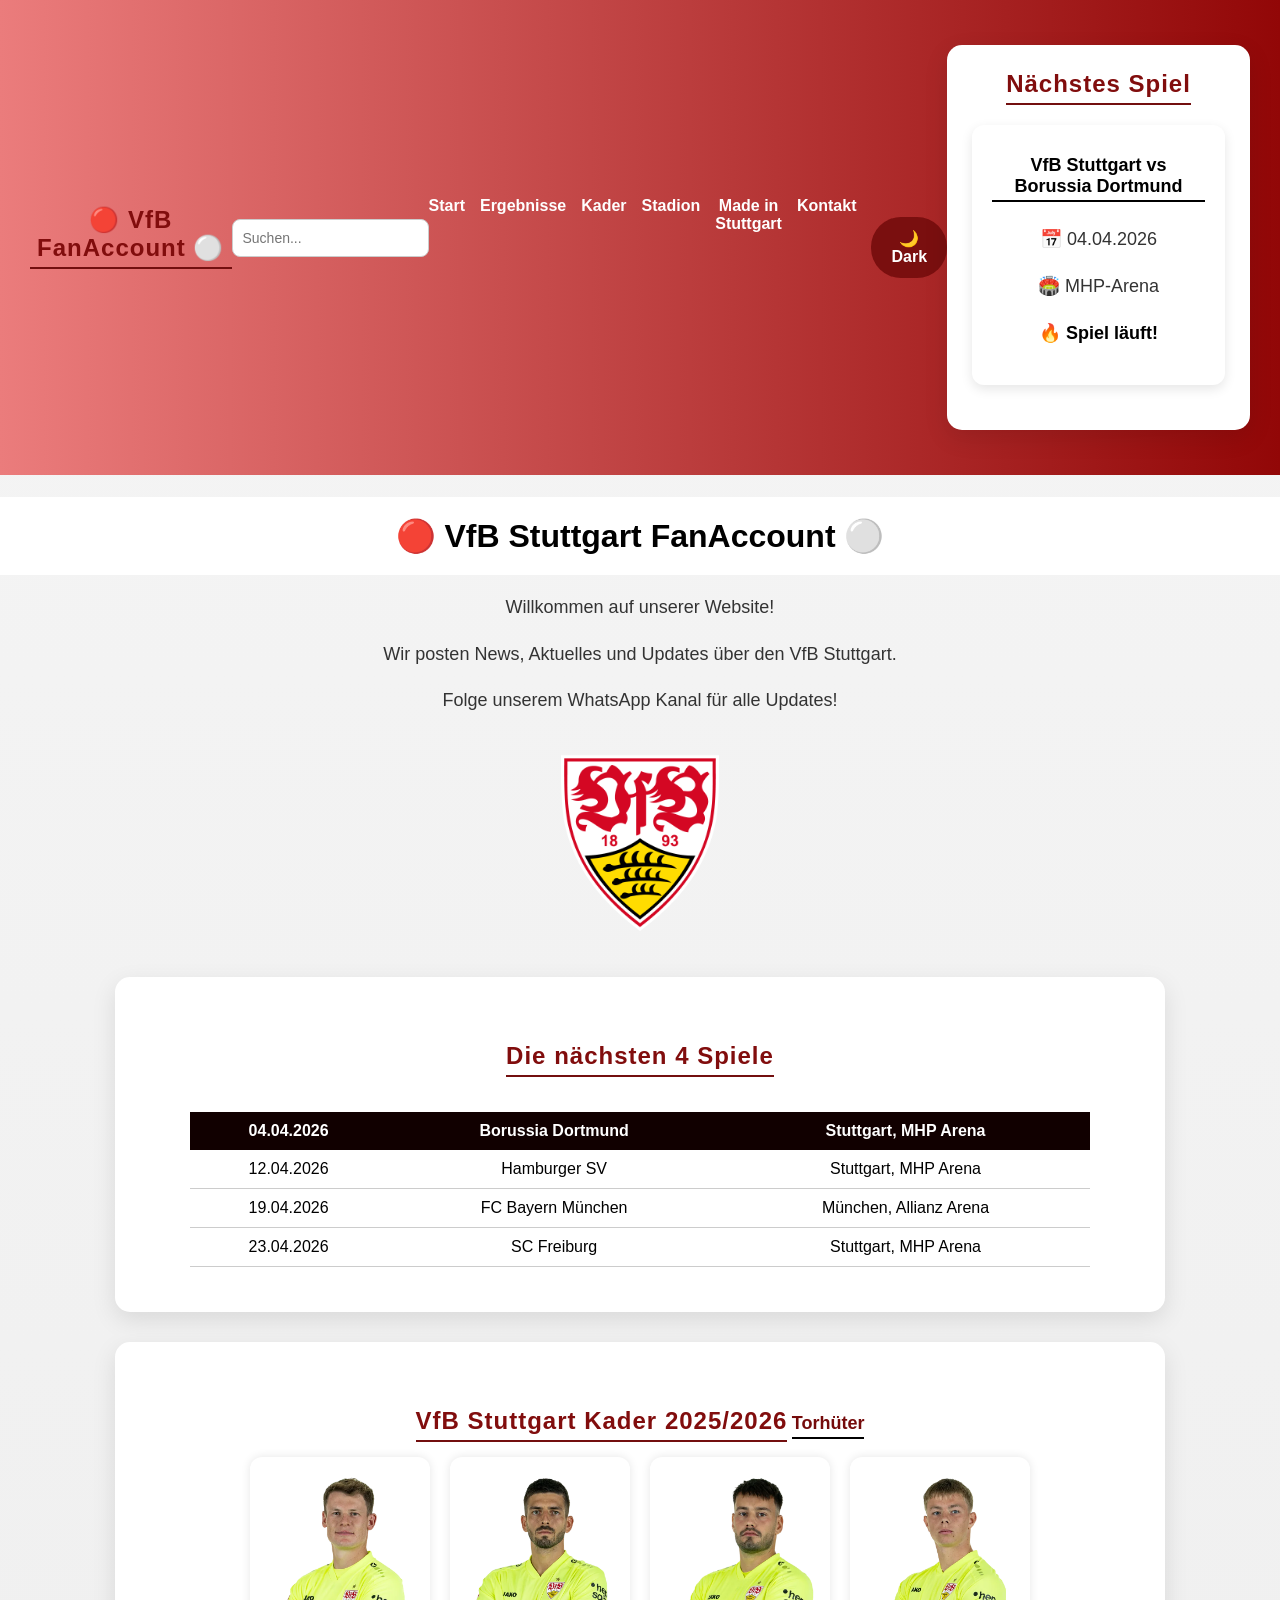
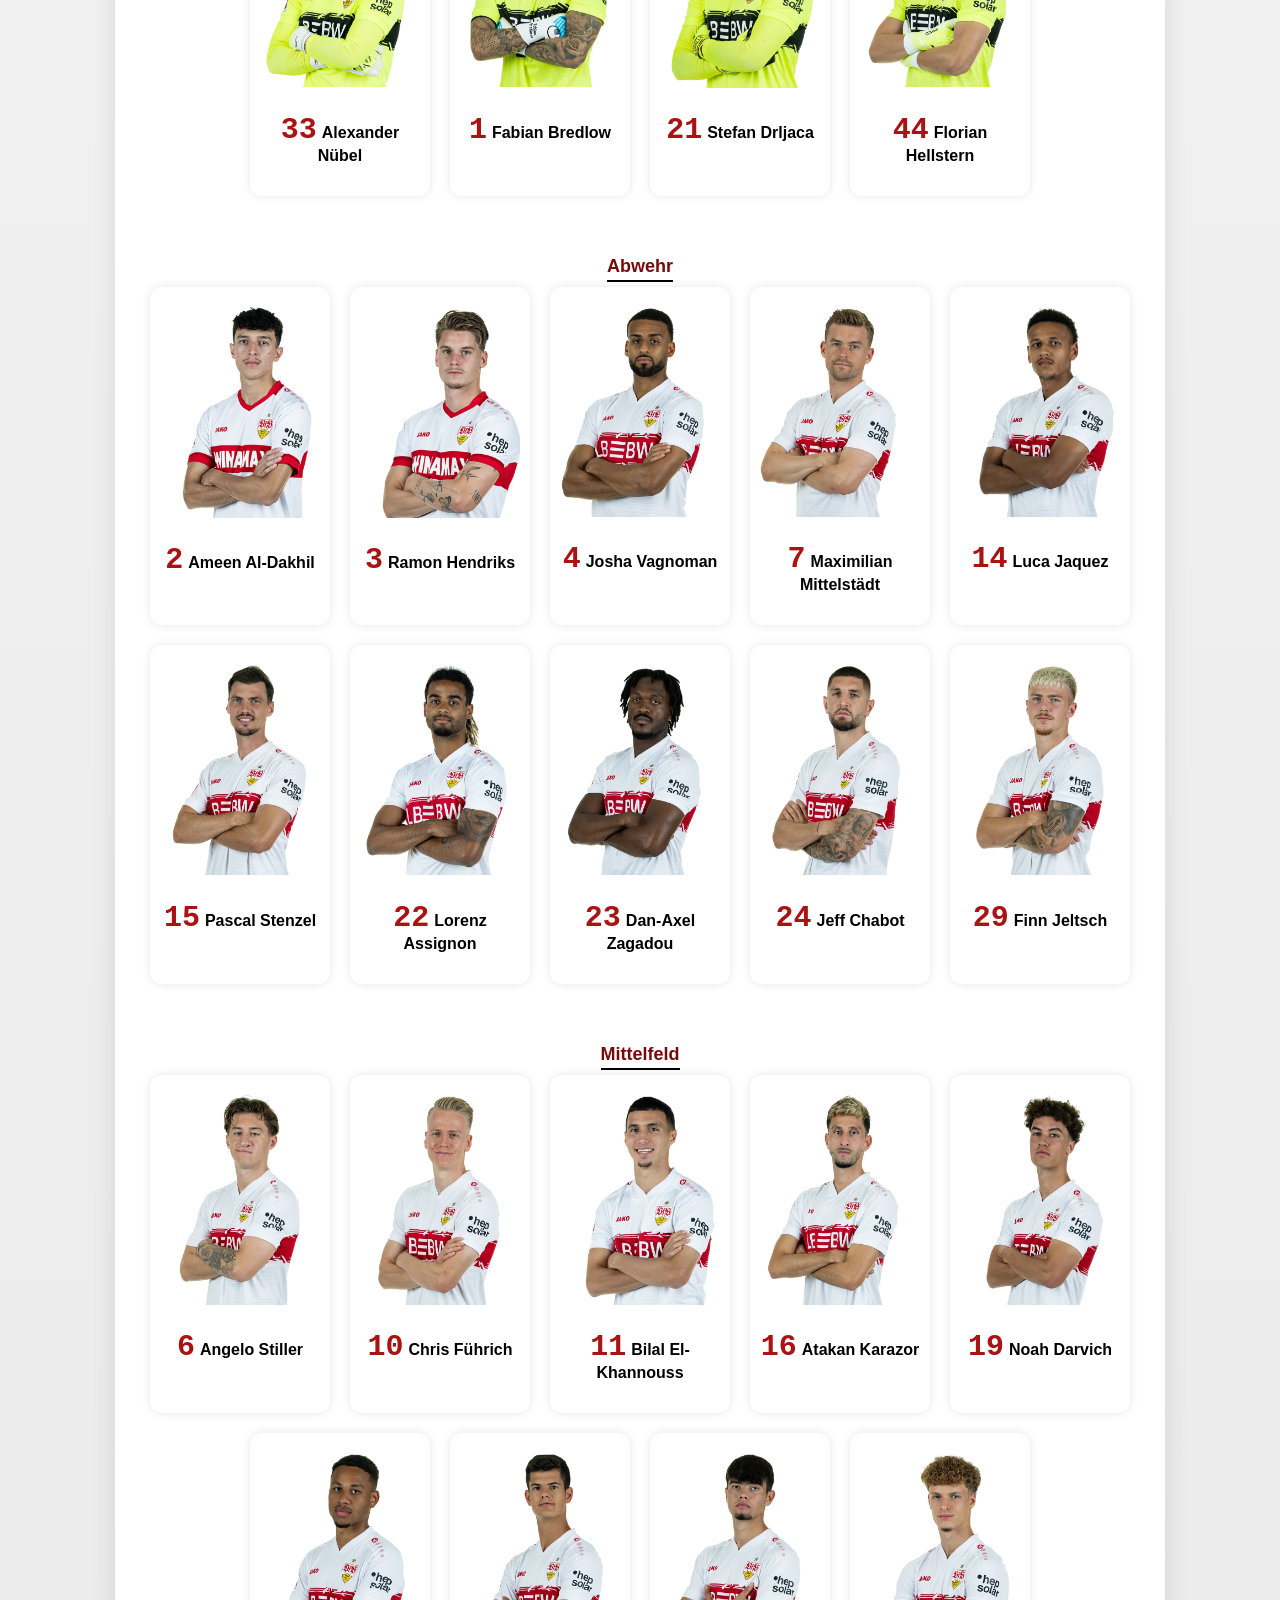
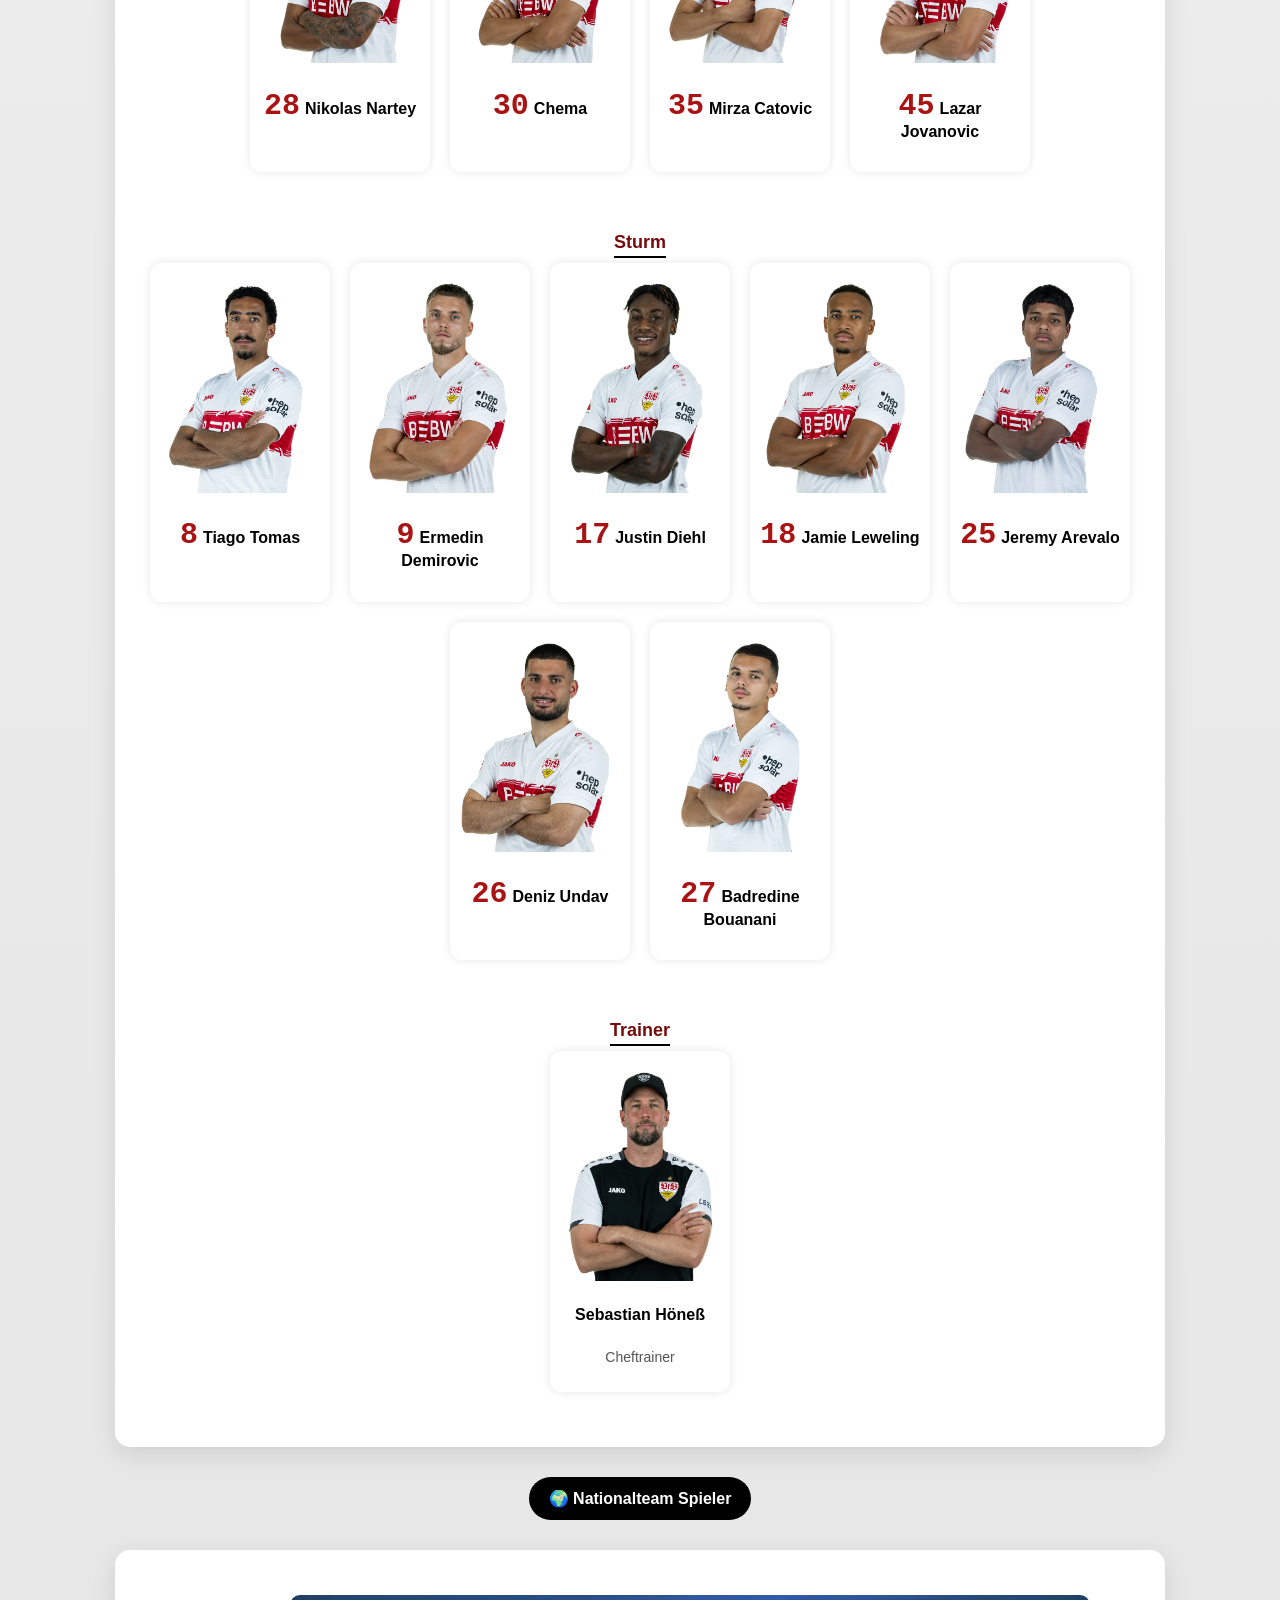
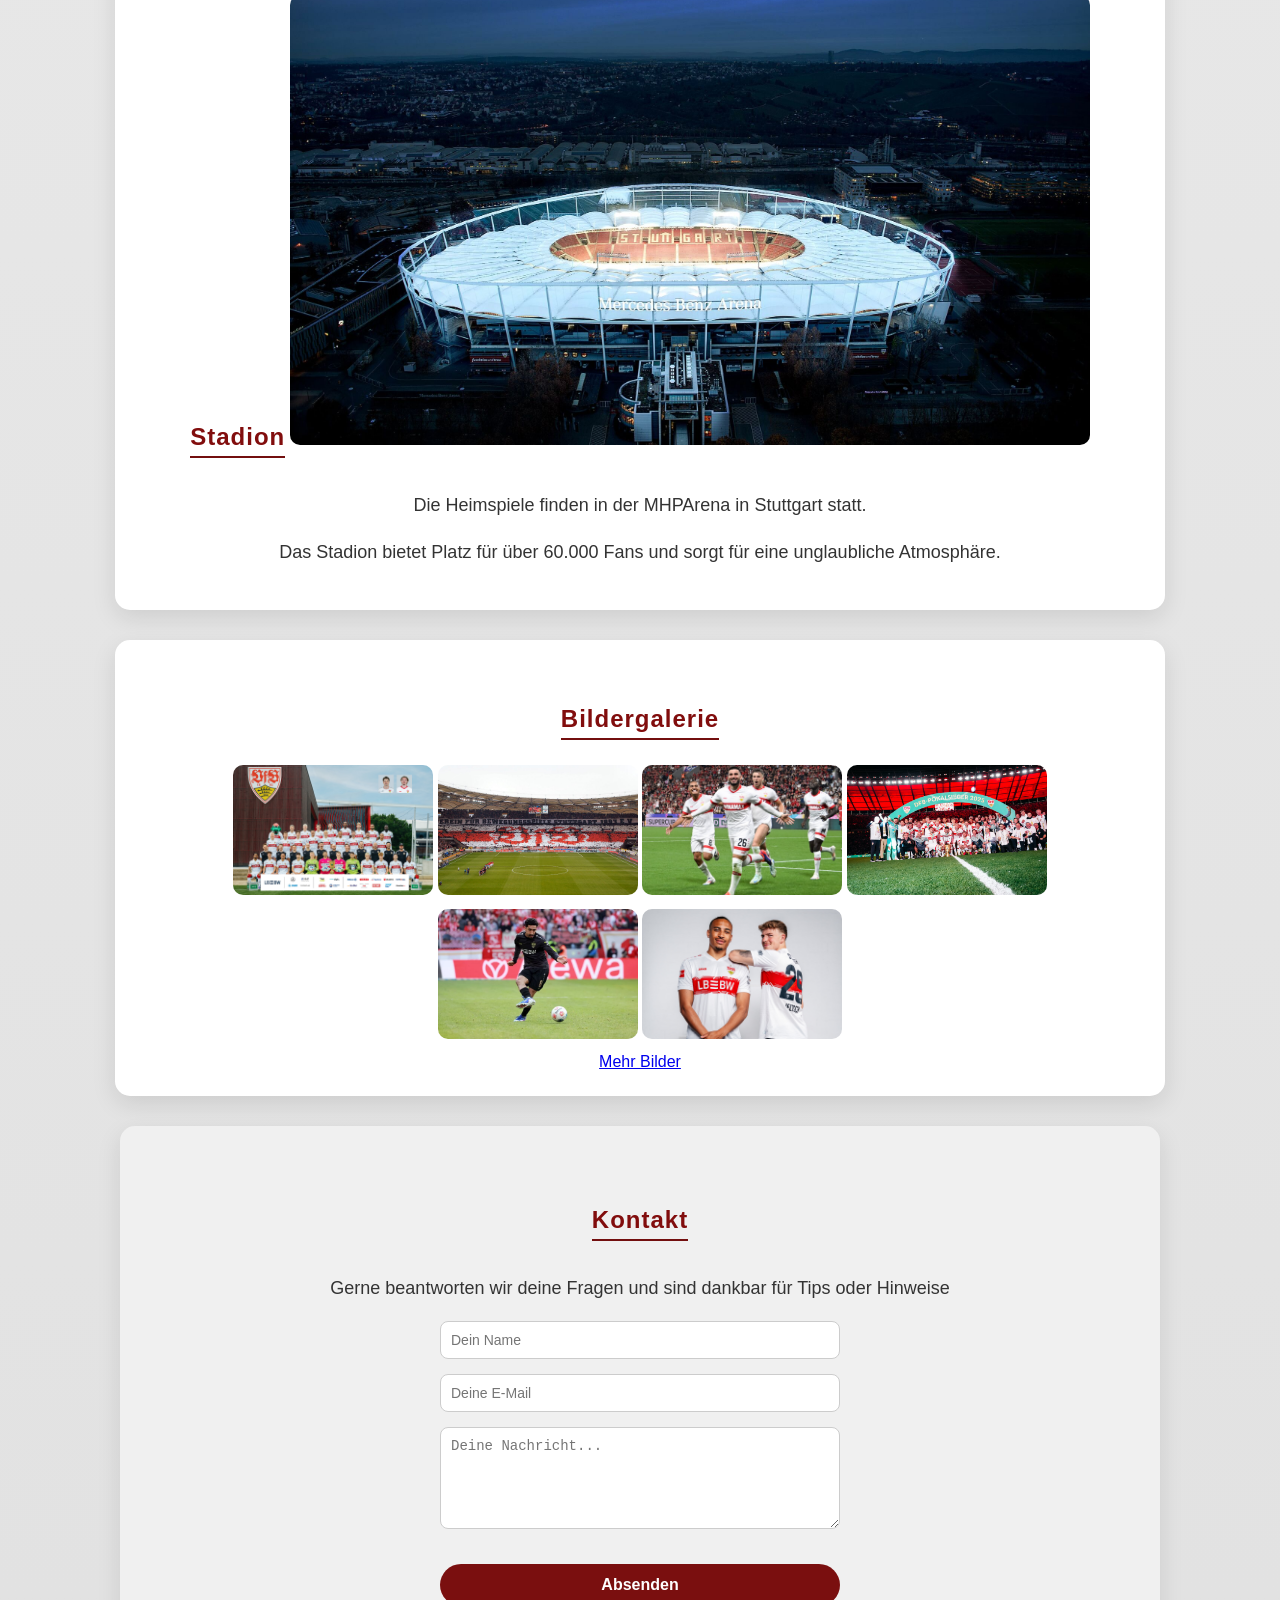
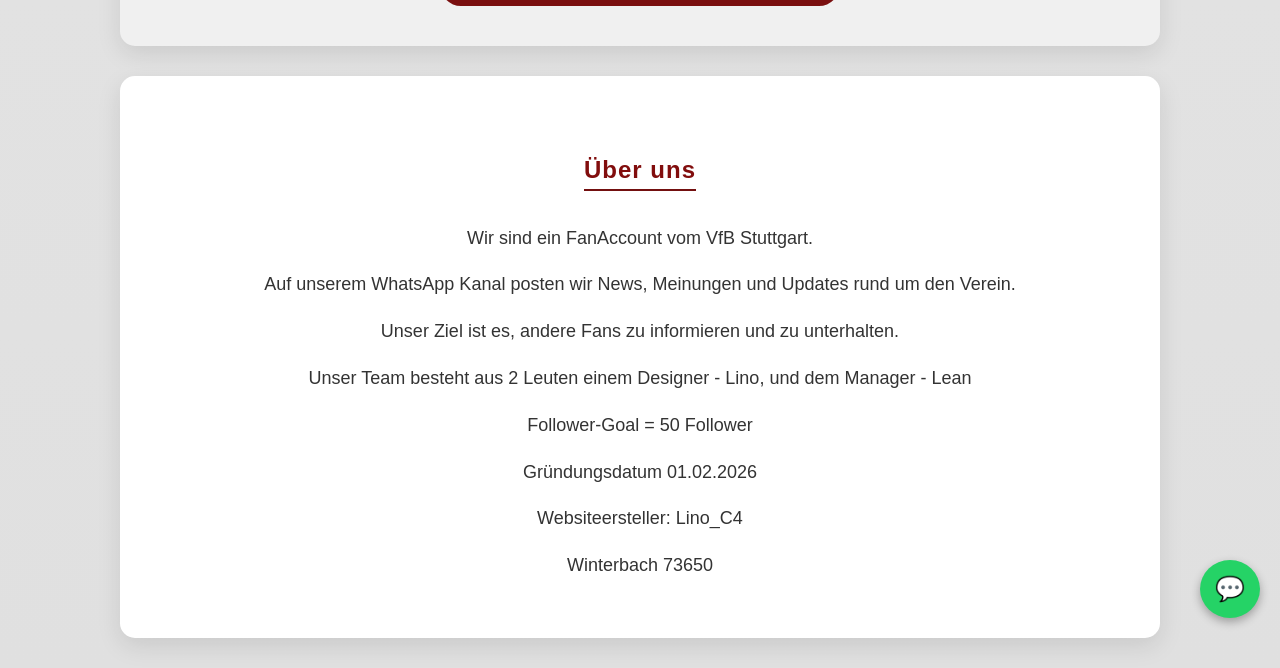
<file: index.html>
<!DOCTYPE html>
<html lang="de">
<head>
    <meta charset="UTF-8">
    <title>VfB Stuttgart FanAccount</title>
    <link rel="stylesheet" href="style.css">
    <link rel="icon" type="image/png" href="Screenshot (2).png">
    <meta name="viewport" content="width=device-width, initial-scale=1.0">
</head>
<body>

<div id="loader">
    <h2>Warten auf frische News...</h2>
</div>

    <nav class="navbar">
    <h2>🔴 VfB FanAccount ⚪</h2>

    <input type="text" id="searchInput" placeholder="Suchen..." onkeyup="searchFunction()">

    <ul>
        <li><a href="#">Start</a></li>
        <li><a href="spielplan.html">Ergebnisse</a></li>
        <li><a href="#team">Kader</a></li>
        <li><a href="#stadion">Stadion</a></li>
        <li><a href="madeinstuttgart.html">Made in Stuttgart</a></li>
        <li><a href="#kontakt">Kontakt</a></li>
        <li><button onclick="toggleDarkMode()">🌙Dark</button></li>
        
    </ul>
</li>

<section id="next-game">
    <h2>Nächstes Spiel</h2>

    <div class="next-game-card">
        <h3>VfB Stuttgart vs Borussia Dortmund</h3>
        <p>📅 04.04.2026</p>
        <p>🏟️ MHP-Arena</p>

        <p id="countdown">⏳ Lädt...</p>
    </div>
</section>

</nav>

    <h1>🔴 VfB Stuttgart FanAccount ⚪</h1>

    <p>Willkommen auf unserer Website!</p>

    <p>Wir posten News, Aktuelles und Updates über den VfB Stuttgart.</p>

    <script>
function toggleDarkMode() {
    document.body.classList.toggle("dark-mode");
}
</script>

<script>
function searchFunction() {
    let input = document.getElementById("searchInput").value.toLowerCase();
    let sections = document.querySelectorAll("section");

    sections.forEach(section => {
        let text = section.textContent.toLowerCase();

        if (text.includes(input)) {
            section.style.display = "";
        } else {
            section.style.display = "none";
        }
    });
}
</script>

<script>
function toggleDarkMode() {
    document.body.classList.toggle("dark-mode");

    if (document.body.classList.contains("dark-mode")) {
        localStorage.setItem("darkMode", "enabled");
    } else {
        localStorage.setItem("darkMode", "disabled");
    }
}

// Beim Laden prüfen
window.addEventListener("load", () => {
    if (localStorage.getItem("darkMode") === "enabled") {
        document.body.classList.add("dark-mode");
    }
});
</script>

<script>
window.addEventListener("load", function() {
    document.getElementById("loader").style.display = "none";
});
</script>

<script>
const gameDate = new Date("April 04, 2026 18:30:00").getTime();

const countdownFunction = setInterval(function() {
    const now = new Date().getTime();
    const distance = gameDate - now;

    const days = Math.floor(distance / (1000 * 60 * 60 * 24));
    const hours = Math.floor((distance % (1000 * 60 * 60 * 24)) / (1000 * 60 * 60));
    const minutes = Math.floor((distance % (1000 * 60 * 60)) / (1000 * 60));
    const seconds = Math.floor((distance % (1000 * 60)) / 1000);

    document.getElementById("countdown").innerHTML =
        "⏳ " + days + "T " + hours + "h " + minutes + "min " + seconds + "sek";

    if (distance < 0) {
        clearInterval(countdownFunction);
        document.getElementById("countdown").innerHTML = "🔥 Spiel läuft!";
    }
}, 1000);
</script>

</body>
</html>
<p>Folge unserem WhatsApp Kanal für alle Updates!</p>

<img src="vfb logo.png" alt="VfB Stuttgart Logo" width="200">

<a href="https://www.whatsapp.com/channel/0029Vb7r5LqEFeXmqYP1XZ2U" class="whatsapp-btn" target="_blank">
    💬
</a>

<section id="Spielplan">
    <h2>Die nächsten 4 Spiele</h2>

    <table>
        <tr>
            <th>04.04.2026</th>
            <th>Borussia Dortmund</th>
            <th>Stuttgart, MHP Arena</th>
        </tr>

        <tr>
            <td>12.04.2026</td>
            <td>Hamburger SV</td>
            <td>Stuttgart, MHP Arena</td>
        </tr>

        <tr>
            <td>19.04.2026</td>
            <td>FC Bayern München </td>
            <td>München, Allianz Arena</td>
        </tr>

        <tr>
            <td>23.04.2026</td>
            <td>SC Freiburg</td>
            <td>Stuttgart, MHP Arena</td>
        </tr>
    </table>
</section>

<section id="team">
    <h2>VfB Stuttgart Kader 2025/2026</h2>

    <h3>Torhüter</h3>
    <div class="team-row">
        <div class="player-card"><img src="alex.nübel.webp"><h4><span class="number">33</span>Alexander Nübel</h4></div>
        <div class="player-card"><img src="fabian.bredlow.webp"><h4><span class="number">1</span>Fabian Bredlow</h4></div>
        <div class="player-card"><img src="dfl-obj-002fu9-dfl-clu-00000d-dfl-sea-0001k9-body.webp"><h4><span class="number">21</span>Stefan Drljaca</h4></div>
        <div class="player-card"><img src="florian.hellstern.webp"><h4><span class="number">44</span>Florian Hellstern</h4></div>
    </div>

    <h3>Abwehr</h3>
    <div class="team-row">
        <div class="player-card"><img src="dfl-obj-j01tqx-dfl-clu-00000d-dfl-sea-0001k8-body.webp"><h4><span class="number">2</span>Ameen Al-Dakhil</h4></div>
        <div class="player-card"><img src="ramon.hendriks.webp"><h4><span class="number">3</span>Ramon Hendriks</h4></div>
        <div class="player-card"><img src="josha.vagnoman.webp"><h4><span class="number">4</span>Josha Vagnoman</h4></div>
        <div class="player-card"><img src="maxi.mittelstädt.webp"><h4><span class="number">7</span>Maximilian Mittelstädt</h4></div>
        <div class="player-card"><img src="luca.jaquez.webp"><h4><span class="number">14</span>Luca Jaquez</h4></div>
        <div class="player-card"><img src="pascal.stenzel.webp"><h4><span class="number">15</span>Pascal Stenzel</h4></div>
        <div class="player-card"><img src="lorenz.assignon.webp"><h4><span class="number">22</span>Lorenz Assignon</h4></div>
        <div class="player-card"><img src="dan-axel.zagadou.webp"><h4><span class="number">23</span>Dan-Axel Zagadou</h4></div>
        <div class="player-card"><img src="jeff.chabot.webp"><h4><span class="number">24</span>Jeff Chabot</h4></div>
        <div class="player-card"><img src="finn.jeltsch.webp"><h4><span class="number">29</span>Finn Jeltsch</h4></div>
    </div>

    <h3>Mittelfeld</h3>
    <div class="team-row">
        <div class="player-card"><img src="angelo.stiller.webp"><h4><span class="number">6</span>Angelo Stiller</h4></div>
        <div class="player-card"><img src="chris.führich.webp"><h4><span class="number">10</span>Chris Führich</h4></div>
        <div class="player-card"><img src="bilal.el-khannouss.webp"><h4><span class="number">11</span>Bilal El-Khannouss</h4></div>
        <div class="player-card"><img src="atakan.karazor.webp"><h4><span class="number">16</span>Atakan Karazor</h4></div>
        <div class="player-card"><img src="noah.darvich.webp"><h4><span class="number">19</span>Noah Darvich</h4></div>
        <div class="player-card"><img src="nikolas.nartey.webp"><h4><span class="number">28</span>Nikolas Nartey</h4></div>
        <div class="player-card"><img src="chema.andrés.webp"><h4><span class="number">30</span>Chema</h4></div>
        <div class="player-card"><img src="mirza.catovic.webp"><h4><span class="number">35</span>Mirza Catovic</h4></div>
        <div class="player-card"><img src="lazar.jovanovic.webp"><h4><span class="number">45</span>Lazar Jovanovic</h4></div>
    </div>

    <h3>Sturm</h3>
    <div class="team-row">
        <div class="player-card"><img src="tiago.tomas.webp"><h4><span class="number">8</span>Tiago Tomas</h4></div>
        <div class="player-card"><img src="ermedin.demirovic.webp"><h4><span class="number">9</span>Ermedin Demirovic</h4></div>
        <div class="player-card"><img src="justin.diehl.webp"><h4><span class="number">17</span>Justin Diehl</h4></div>
        <div class="player-card"><img src="jamie.leweling.webp"><h4><span class="number">18</span>Jamie Leweling</h4></div>
        <div class="player-card"><img src="jeremy.arevalo.webp"><h4><span class="number">25</span>Jeremy Arevalo</h4></div>
        <div class="player-card"><img src="deniz.undav.webp"><h4><span class="number">26</span>Deniz Undav</h4></div>
        <div class="player-card"><img src="badredine.bouanani.webp"><h4><span class="number">27</span>Badredine Bouanani</h4></div>
    </div>

    <h3>Trainer</h3>

<div class="team-row">
    <div class="player-card">
        <img src="sebastian.honeß.webp">
        <h4>Sebastian Höneß</h4>
        <p>Cheftrainer</p>
    </div>
</div>

</section>

<div style="text-align: center; margin-top: 20px;">
    <a href="nationalteam.html" class="national-btn">
        🌍 Nationalteam Spieler
    </a>
</div>

<section id="stadion">
    <h2>Stadion</h2>
    <a href="stadion.html">
    <img src="mhp.arena.jpg" alt="Stadion" class="stadion-img">
    <a>
    <p>Die Heimspiele finden in der MHPArena in Stuttgart statt.</p>
    <p>Das Stadion bietet Platz für über 60.000 Fans und sorgt für eine unglaubliche Atmosphäre.</p>
</section>

<section id="galerie">
    <h2>Bildergalerie</h2>

    <div class="gallery">
        <img src="bild.01.jpg">
        <img src="bil.02.jpg">
        <img src="bild.04.jpg">
        <img src="bild.05.jpg">
        <img src="bild.06.webp">
        <img src="bild.07.jpg">
        <a href="galerie.html" class="mehr-btn">Mehr Bilder</a>
    </div>
</section>

<section id="kontakt">
    <h2>Kontakt</h2>

    <p>Gerne beantworten wir deine Fragen und sind dankbar für Tips oder Hinweise</p>

    <form>
        <input type="text" placeholder="Dein Name" required>
        <input type="email" placeholder="Deine E-Mail" required>
        
        <textarea placeholder="Deine Nachricht..." rows="5" required></textarea>
        
        <button type="submit">Absenden</button>
    </form>
</section>

<section id="ueber">
    <h2>Über uns</h2>

    <p>Wir sind ein FanAccount vom VfB Stuttgart.</p>
    <p>Auf unserem WhatsApp Kanal posten wir News, Meinungen und Updates rund um den Verein.</p>
    <p>Unser Ziel ist es, andere Fans zu informieren und zu unterhalten.</p>
    <p>Unser Team besteht aus 2 Leuten einem Designer - Lino, und dem Manager - Lean</p>
    <p>Follower-Goal = 50 Follower</p>
    <p></p>
    <p>Gründungsdatum 01.02.2026</p>
    <p>Websiteersteller: Lino_C4</p>
    <p>Winterbach 73650</p>
</section>
</file>
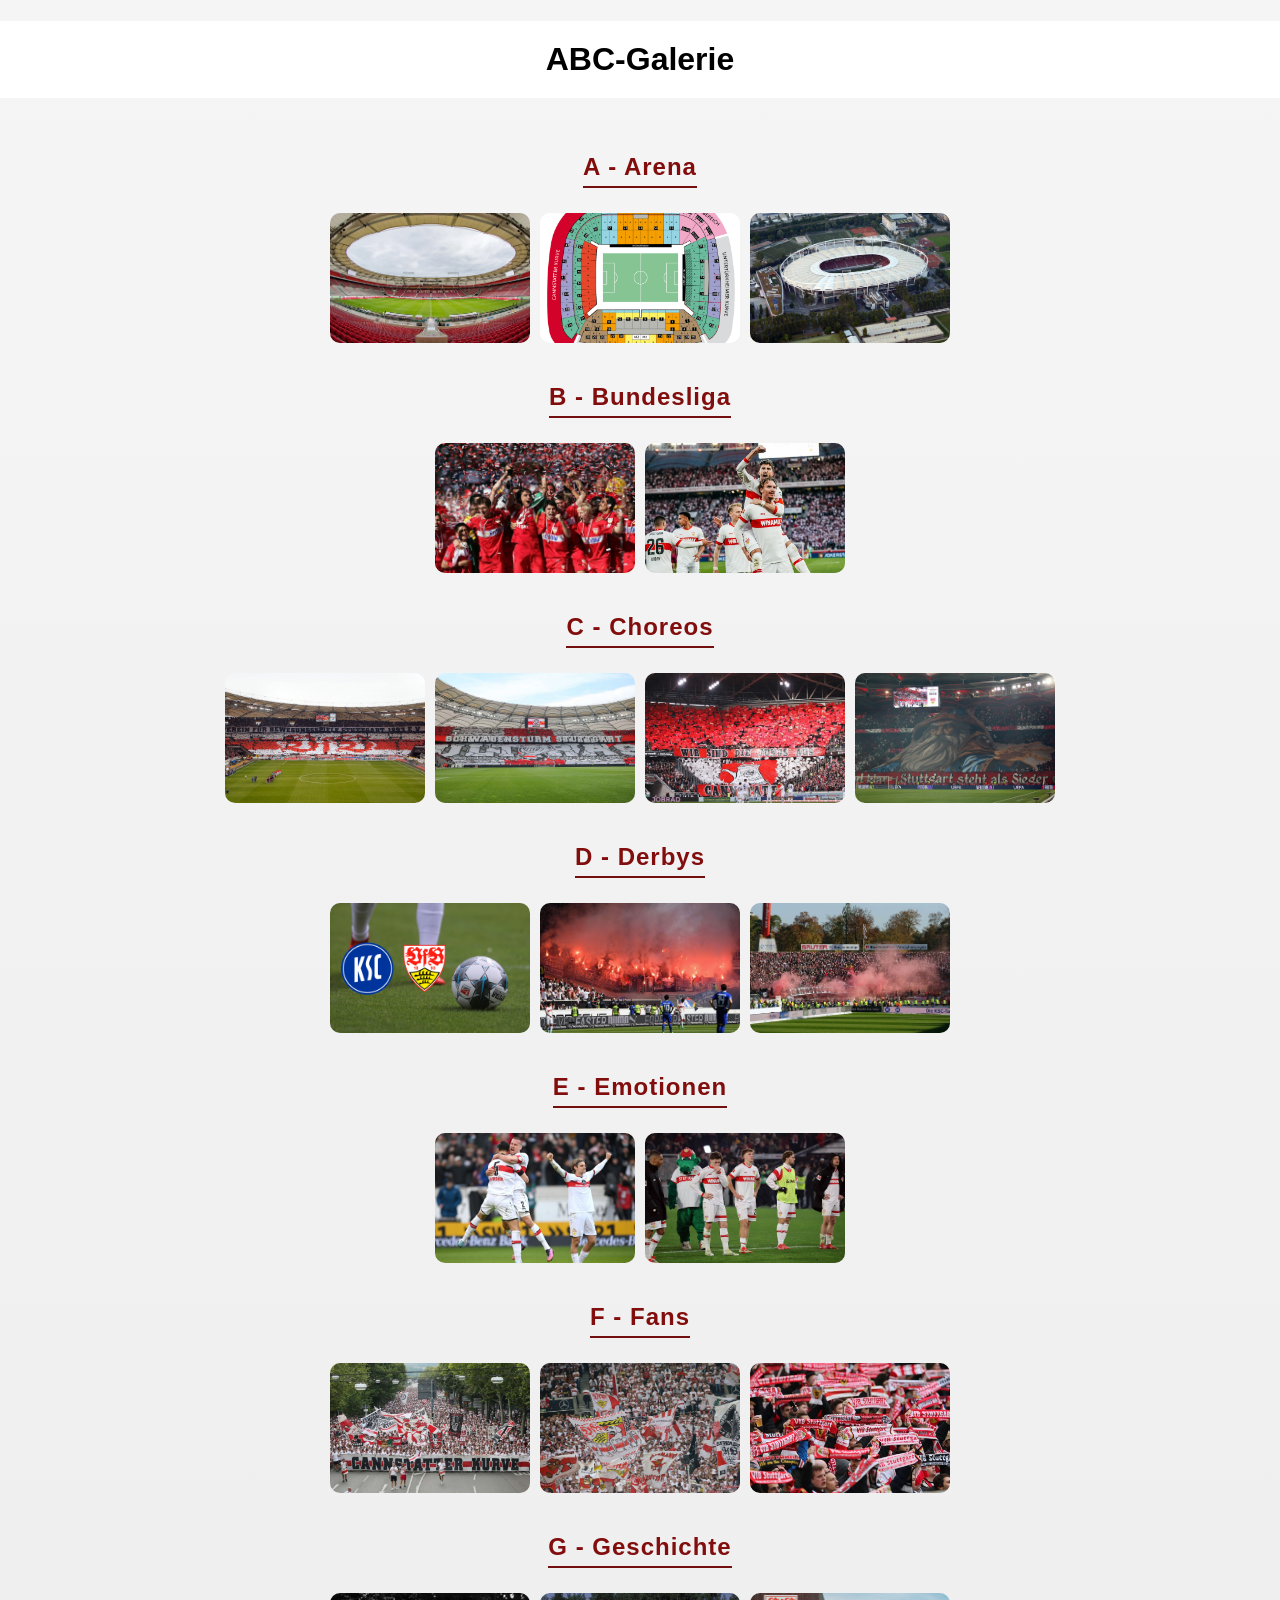
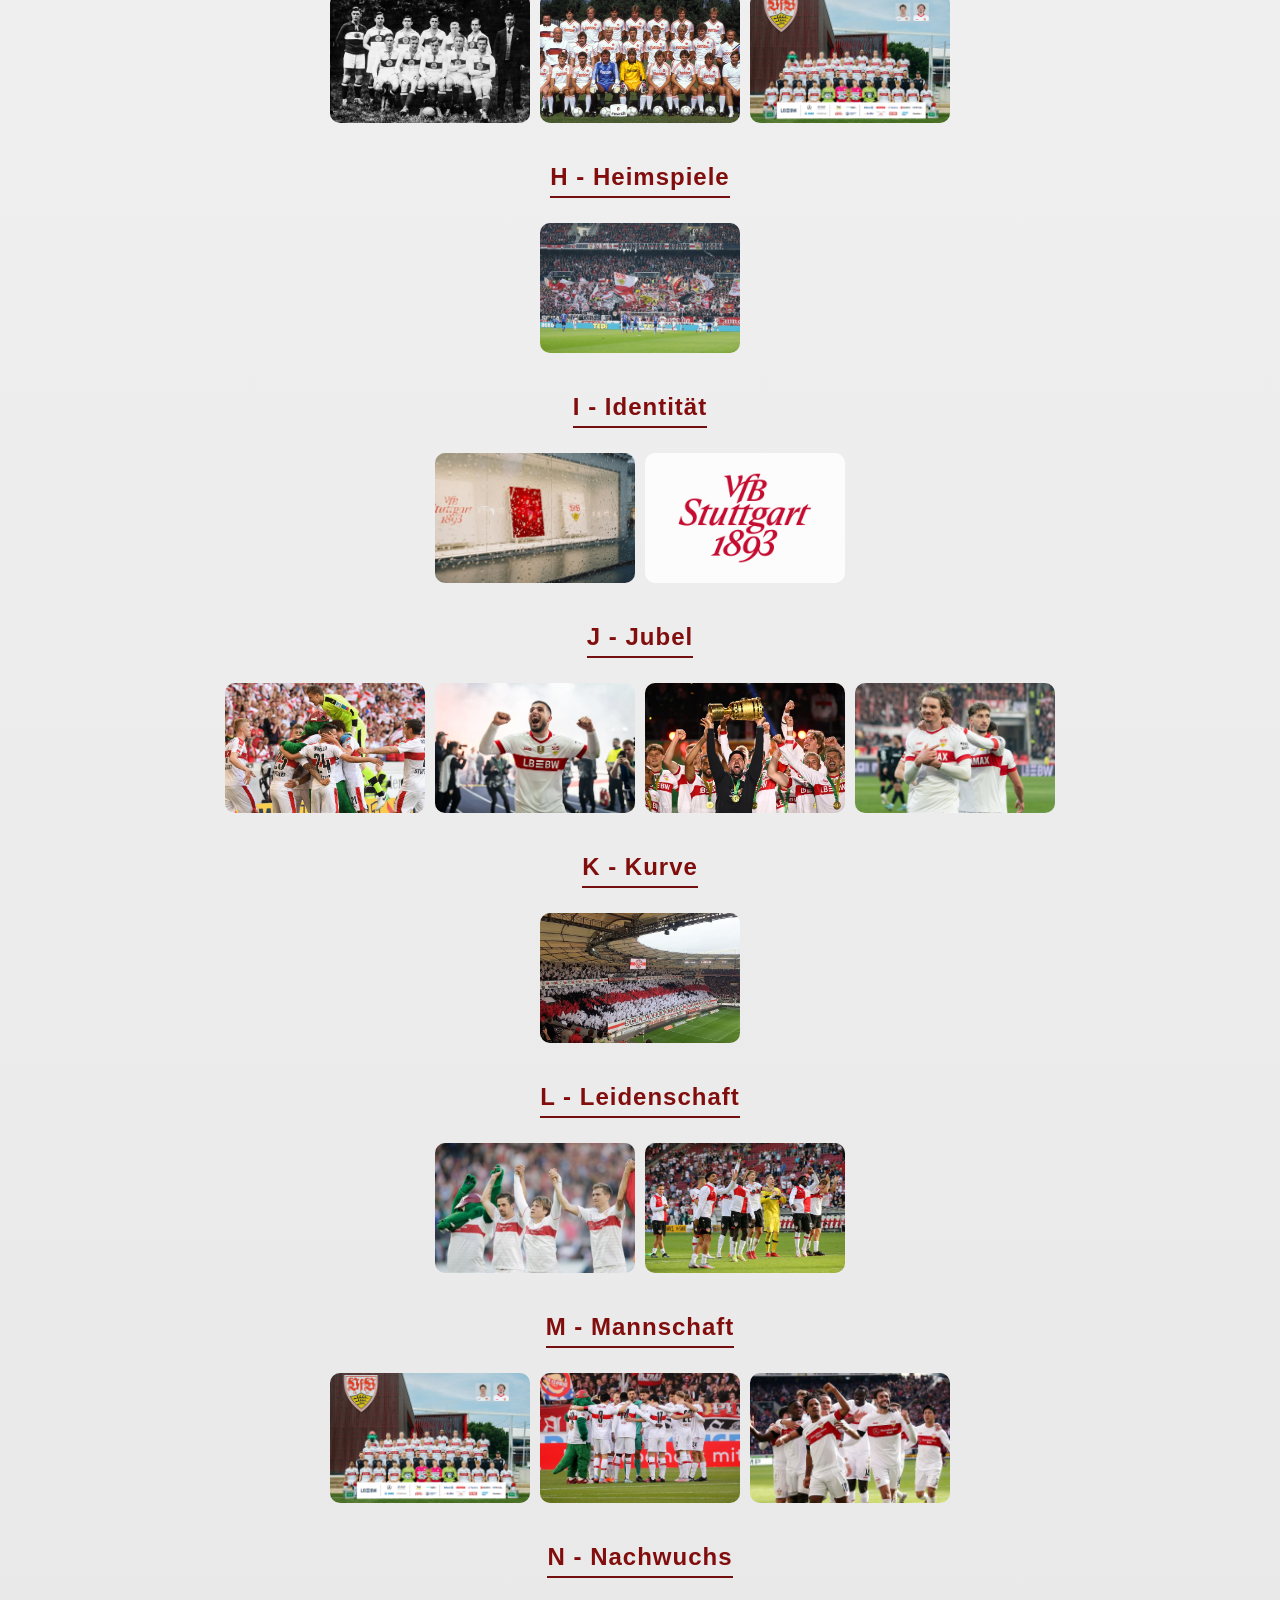
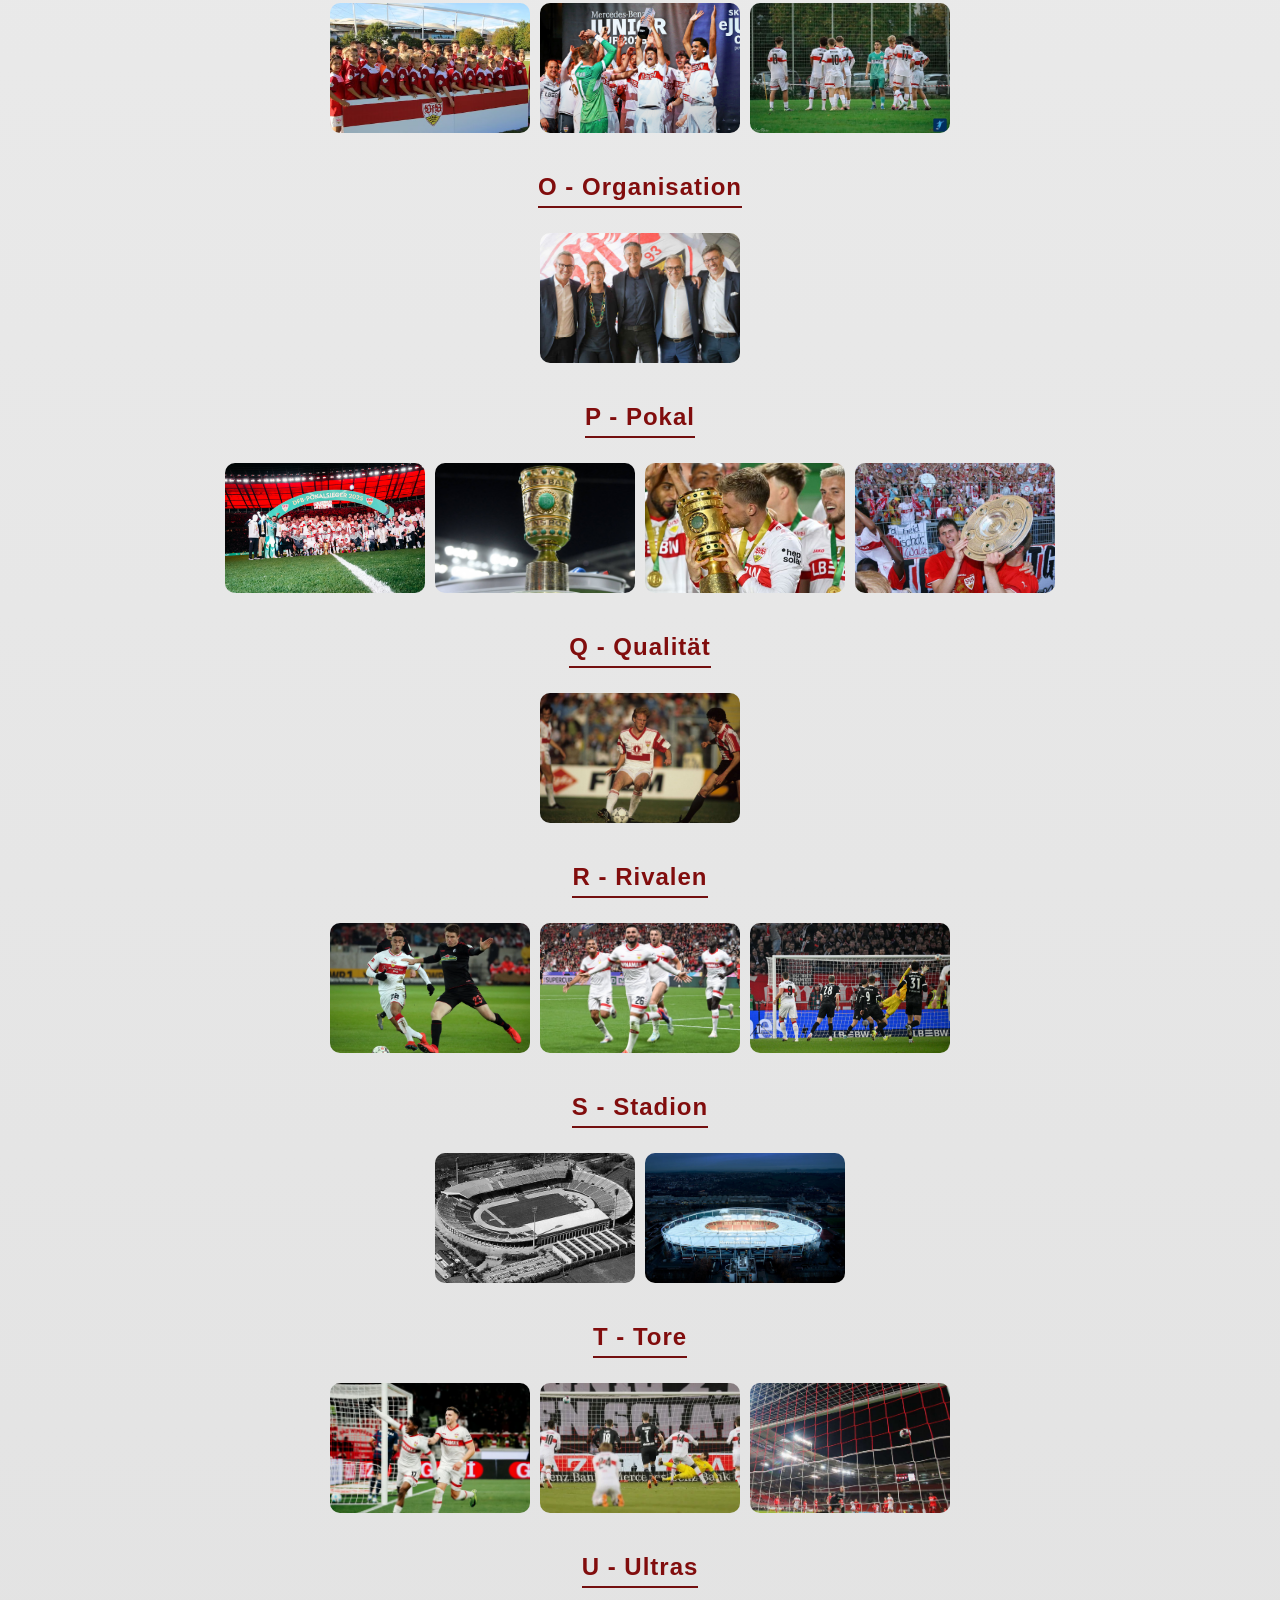
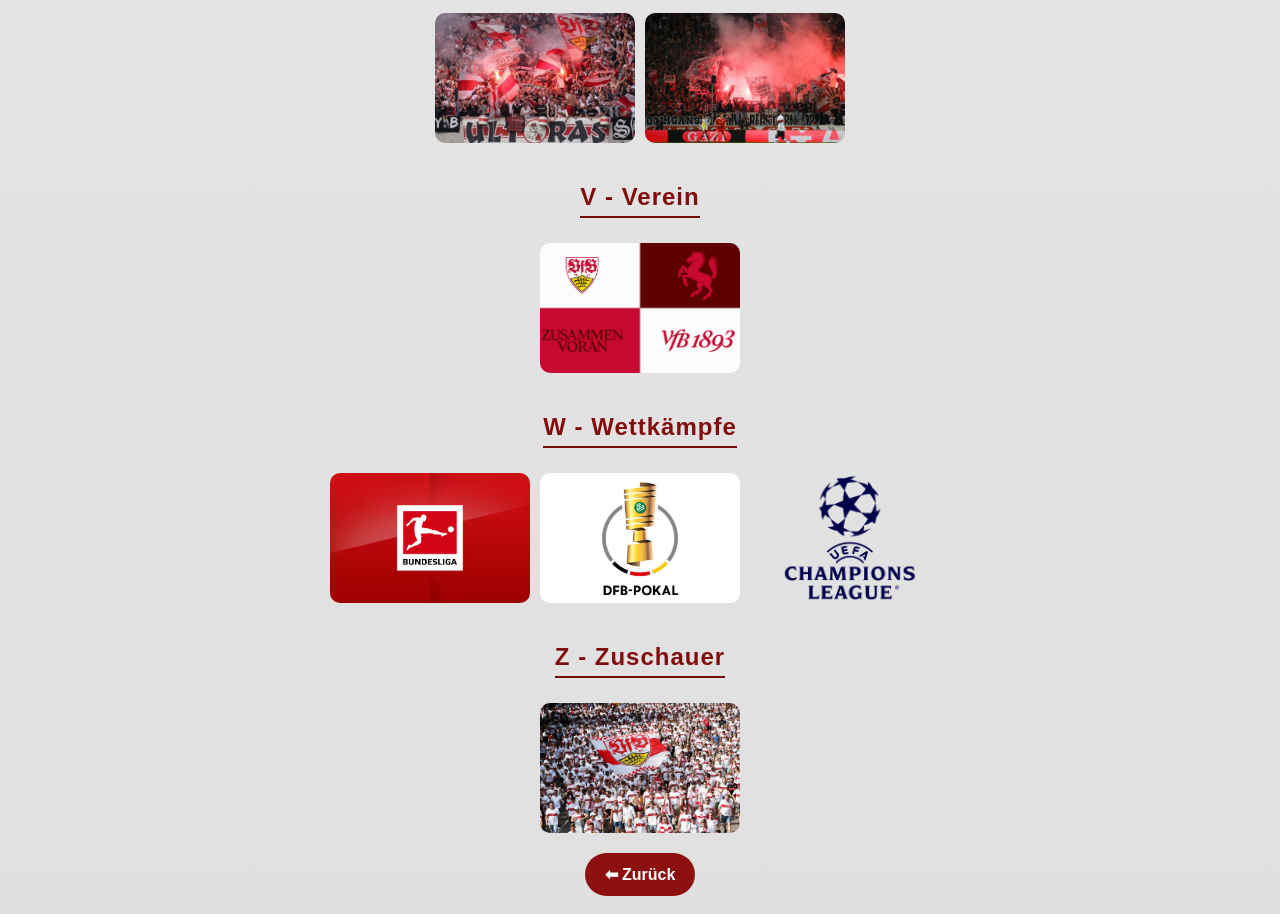
<file: galerie.html>
<!DOCTYPE html>
<html lang="de">
<head>
    <meta charset="UTF-8">
    <title>Galerie</title>
    <link rel="stylesheet" href="style.css">
    <link rel="icon" type="image/png" href="Screenshot (2).png">
</head>
<body>

    <div id="loader">
    <h2>Warten auf frische News...</h2>
</div>

    <h1>ABC-Galerie</h1>

    <!-- A -->
    <h2>A - Arena</h2>
    <div class="gallery">
        <img src="arena.01.webp"  onclick="openLightbox(this.src)">
        <img src="arena.02.png"  onclick="openLightbox(this.src)">
        <img src="arena.03.jpg"  onclick="openLightbox(this.src)">
    </div>

    <!-- B -->
    <h2>B - Bundesliga</h2>
    <div class="gallery">
        <img src="bundesliga.01.jpg"  onclick="openLightbox(this.src)">
        <img src="bundesliga.02.jpeg"  onclick="openLightbox(this.src)">
    </div>

    <!-- C -->
    <h2>C - Choreos</h2>
    <div class="gallery">
        <img src="bil.02.jpg"  onclick="openLightbox(this.src)">
        <img src="choreo.02.jpg"  onclick="openLightbox(this.src)">
        <img src="choreo.04.jpg"  onclick="openLightbox(this.src)">
        <img src="choreo.03.jpg"  onclick="openLightbox(this.src)">
    </div>

    <!-- D -->
<h2>D - Derbys</h2>
<div class="gallery">
    <img src="derby.01.jpg"  onclick="openLightbox(this.src)">
    <img src="derby.02.jpg"  onclick="openLightbox(this.src)">
    <img src="derby.03.jpg"  onclick="openLightbox(this.src)">
</div>

<!-- E -->
<h2>E - Emotionen</h2>
<div class="gallery">
    <img src="emotionen.01.jpg"  onclick="openLightbox(this.src)">
    <img src="emotionen.02.jpg"  onclick="openLightbox(this.src)">
</div>

<!-- F -->
<h2>F - Fans</h2>
<div class="gallery">
    <img src="fans.01.jpg"  onclick="openLightbox(this.src)">
    <img src="fans.02.jpg"  onclick="openLightbox(this.src)">
    <img src="fans.03.jpg"  onclick="openLightbox(this.src)">
</div>
<!-- G -->
<h2>G - Geschichte</h2>
<div class="gallery">
    <img src="geschichte.01.jpg"  onclick="openLightbox(this.src)">
    <img src="geschichte.02.png"  onclick="openLightbox(this.src)">
    <img src="bild.01.jpg"  onclick="openLightbox(this.src)">

</div>

<!-- H -->
<h2>H - Heimspiele</h2>
<div class="gallery">
    <img src="heimspiele.01.jpeg"  onclick="openLightbox(this.src)">
</div>

<!-- I -->
<h2>I - Identität</h2>
<div class="gallery">
    <img src="identität.01.jpeg"  onclick="openLightbox(this.src)">
    <img src="identität.02.png"  onclick="openLightbox(this.src)">
</div>

<!-- J -->
<h2>J - Jubel</h2>
<div class="gallery">
    <img src="jubel.01.jpg"  onclick="openLightbox(this.src)">
    <img src="jubel.02.webp"  onclick="openLightbox(this.src)">
    <img src="jubel.03.webp"  onclick="openLightbox(this.src)">
    <img src="jubel.04.jpg"  onclick="openLightbox(this.src)">
</div>

<!-- K -->
<h2>K - Kurve</h2>
<div class="gallery">
    <img src="kurve.01.jpg"  onclick="openLightbox(this.src)">
</div>

<!-- L -->
<h2>L - Leidenschaft</h2>
<div class="gallery">
    <img src="leidenschaft.02.jpg"  onclick="openLightbox(this.src)">
    <img src="leidenschaft.01.jpg"  onclick="openLightbox(this.src)">
</div>

<!-- M -->
<h2>M - Mannschaft</h2>
<div class="gallery">
    <img src="bild.01.jpg"  onclick="openLightbox(this.src)">
    <img src="manschaft.02.jpg"  onclick="openLightbox(this.src)">
    <img src="manschaft.03.jpeg"  onclick="openLightbox(this.src)">
</div>

<!-- N -->
<h2>N - Nachwuchs</h2>
<div class="gallery">
    <img src="nachwuchs.01.jpeg"  onclick="openLightbox(this.src)">
    <img src="nachwuch.02.jpg"  onclick="openLightbox(this.src)">
    <img src="nachwuchs.03.jpeg"  onclick="openLightbox(this.src)">
</div>

<!-- O -->
<h2>O - Organisation</h2>
<div class="gallery">
    <img src="orga.02.jpg"  onclick="openLightbox(this.src)">
</div>

<!-- P -->
<h2>P - Pokal</h2>
<div class="gallery">
    <img src="bild.05.jpg"  onclick="openLightbox(this.src)">
    <img src="pokal.02.jpg"  onclick="openLightbox(this.src)">
    <img src="pokal.03.jpg"  onclick="openLightbox(this.src)">
    <img src="pokal.04.jpg"  onclick="openLightbox(this.src)">
</div>

<!-- Q -->
<h2>Q - Qualität</h2>
<div class="gallery">
    <img src="qualität.02.jpg"  onclick="openLightbox(this.src)">
</div>

<!-- R -->
<h2>R - Rivalen</h2>
<div class="gallery">
    <img src="rivalen.01.webp"  onclick="openLightbox(this.src)">
    <img src="bild.04.jpg"  onclick="openLightbox(this.src)">
    <img src="rivalen.03.webp"  onclick="openLightbox(this.src)">
</div>

<!-- S -->
<h2>S - Stadion</h2>
<div class="gallery">
    <img src="stadion.01.jpeg"  onclick="openLightbox(this.src)">
    <img src="mhp.arena.jpg"  onclick="openLightbox(this.src)">
</div>

<!-- T -->
<h2>T - Tore</h2>
<div class="gallery">
    <img src="tor.02.jpg"  onclick="openLightbox(this.src)">
    <img src="tor.02.webp"  onclick="openLightbox(this.src)">
    <img src="tor.03.jpg"  onclick="openLightbox(this.src)">
</div>

<!-- U -->
<h2>U - Ultras</h2>
<div class="gallery">
    <img src="ultras.01.jpg"  onclick="openLightbox(this.src)">
    <img src="ultras.02.webp"  onclick="openLightbox(this.src)">
</div>

<!-- V -->
<h2>V - Verein</h2>
<div class="gallery">
    <img src="verein.01.jpeg"  onclick="openLightbox(this.src)">
</div>

<!-- W -->
<h2>W - Wettkämpfe</h2>
<div class="gallery">
    <img src="wettkämpfe.01.avif"  onclick="openLightbox(this.src)">
    <img src="wettkäpfe.02.jpg"  onclick="openLightbox(this.src)">
     <img src="wettkämpfe.03.png"  onclick="openLightbox(this.scr)">

</div>

<!-- Z -->
<h2>Z - Zuschauer</h2>
<div class="gallery">
    <img src="zuschauer.01.jpeg"  onclick="openLightbox(this.src)">
</div>
    <a href="index.html" class="back-button">⬅ Zurück</a>

<div id="lightbox" class="lightbox" onclick="closeLightbox()">
    <img id="lightbox-img">
</div>

<script>
window.addEventListener("load", function() {
    document.getElementById("loader").style.display = "none";
});
</script>

</body>
</html>
</file>
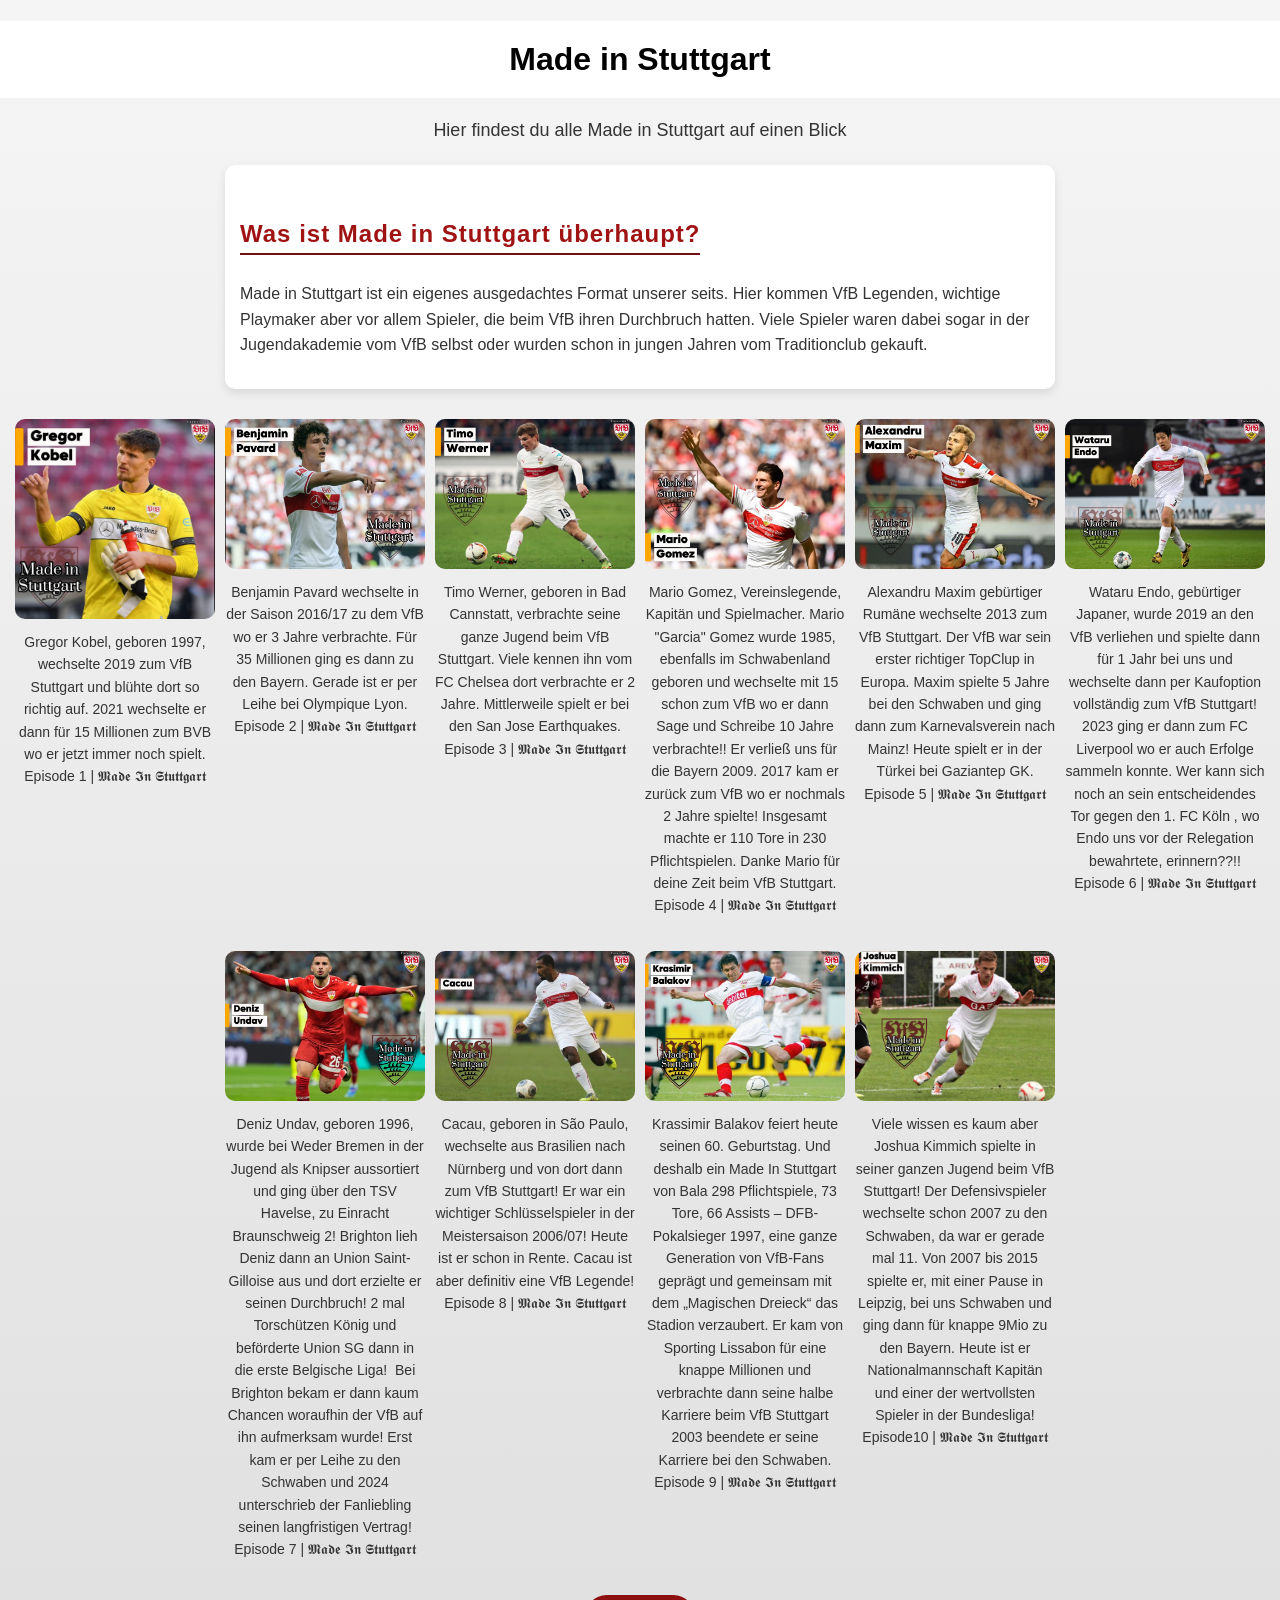
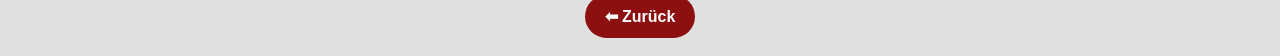
<file: madeinstuttgart.html>
<!DOCTYPE html>
<html lang="de">
<head>
    <meta charset="UTF-8">
    <title>Made in Stuttgart</title>
    <link rel="stylesheet" href="style.css">
    <link rel="icon" type="image/png" href="Screenshot (2).png">
</head>
<body>

    <h1>Made in Stuttgart</h1>

    <p>Hier findest du alle Made in Stuttgart auf einen Blick</p>

<section class="text-section">

    <h2>Was ist Made in Stuttgart überhaupt?</h2>
    <p>Made in Stuttgart ist ein eigenes ausgedachtes Format unserer seits.
        Hier kommen VfB Legenden, wichtige Playmaker aber vor allem Spieler, die beim VfB ihren Durchbruch hatten.
        Viele Spieler waren dabei sogar in der Jugendakademie vom VfB selbst oder wurden schon in jungen Jahren vom Traditionclub gekauft.
    </p>
</section>

    <div class="feed-gallery">

    <div class="post">
        <img src="gregor.kobel.MiS.jpeg" onclick="openLightbox(this.src)">
        <p>Gregor Kobel, geboren 1997, wechselte 2019 zum VfB Stuttgart und blühte dort so richtig auf.
           2021 wechselte er dann für 15 Millionen zum BVB wo er jetzt immer noch spielt.
           Episode 1 | 𝕸𝖆𝖉𝖊 𝕴𝖓 𝕾𝖙𝖚𝖙𝖙𝖌𝖆𝖗𝖙
        </p>
    </div>

    <div class="post">
        <img src="benjamin.pavard.MiS.jpeg" onclick="openLightbox(this.src)">
        <p>Benjamin Pavard wechselte in der Saison 2016/17 zu dem VfB wo er 3 Jahre verbrachte.
           Für 35 Millionen ging es dann zu den Bayern.
           Gerade ist er per Leihe bei Olympique Lyon.
           Episode 2 | 𝕸𝖆𝖉𝖊 𝕴𝖓 𝕾𝖙𝖚𝖙𝖙𝖌𝖆𝖗𝖙
        </p>
    </div>

    <div class="post">
        <img src="timo.werner.MiS.jpeg" onclick="openLightbox(this.src)">
        <p>Timo Werner, geboren in Bad Cannstatt,  verbrachte seine ganze Jugend beim VfB Stuttgart. 
           Viele kennen ihn vom FC Chelsea dort verbrachte er 2 Jahre.
           Mittlerweile spielt er bei den San Jose Earthquakes.
           Episode 3 | 𝕸𝖆𝖉𝖊 𝕴𝖓 𝕾𝖙𝖚𝖙𝖙𝖌𝖆𝖗𝖙
        </p>
    </div>

    <div class="post">
        <img src="mario.gomez.MiS.jpeg" onclick="openLightbox(this.src)">
        <p>Mario Gomez, Vereinslegende, Kapitän und Spielmacher.
           Mario "Garcia" Gomez wurde 1985, ebenfalls im Schwabenland geboren und wechselte mit 15 schon zum VfB wo er dann Sage und Schreibe 10 Jahre verbrachte!!
           Er verließ uns für die Bayern 2009.
           2017 kam er zurück zum VfB wo er nochmals 2 Jahre spielte!
           Insgesamt machte er 110 Tore in 230 Pflichtspielen.
           Danke Mario für deine Zeit beim VfB Stuttgart.
           Episode 4   |  𝕸𝖆𝖉𝖊 𝕴𝖓 𝕾𝖙𝖚𝖙𝖙𝖌𝖆𝖗𝖙
        </p>
    </div>

    <div class="post">
        <img src="alexandru.maxim.MiS.jpeg" onclick="openLightbox(this.src)">
        <p>Alexandru Maxim gebürtiger Rumäne wechselte 2013 zum VfB Stuttgart.
           Der VfB war sein erster richtiger TopClup in Europa.
           Maxim spielte 5 Jahre bei den Schwaben und ging dann zum Karnevalsverein nach Mainz!
           Heute spielt er in der Türkei bei Gaziantep GK.
           Episode 5 |  𝕸𝖆𝖉𝖊 𝕴𝖓 𝕾𝖙𝖚𝖙𝖙𝖌𝖆𝖗𝖙
        </p>
    </div>

    <div class="post">
        <img src="wataru.endo.MiS.jpeg" onclick="openLightbox(this.src)">
        <p>Wataru Endo, gebürtiger Japaner, wurde 2019 an den VfB verliehen und spielte dann für 1 Jahr bei uns und wechselte dann per Kaufoption vollständig zum VfB Stuttgart!
           2023 ging er dann zum FC Liverpool wo er auch Erfolge sammeln konnte.
           Wer kann sich noch an sein entscheidendes Tor gegen den 1. FC Köln , wo Endo uns vor der Relegation bewahrtete, erinnern??!!                
           Episode 6  |  𝕸𝖆𝖉𝖊 𝕴𝖓 𝕾𝖙𝖚𝖙𝖙𝖌𝖆𝖗𝖙
        </p>
    </div>

    <div class="post">
        <img src="deniz.undav.MiS.jpeg" onclick="openLightbox(this.src)">
        <p>Deniz Undav, geboren 1996, wurde bei Weder Bremen in der Jugend als Knipser aussortiert  und ging über den TSV Havelse, zu Einracht  Braunschweig 2!
           Brighton lieh Deniz dann an Union Saint-Gilloise aus und dort erzielte er seinen Durchbruch! 
           2 mal Torschützen König und beförderte Union SG dann in die erste Belgische Liga!
󠁧󠁢           Bei Brighton bekam er dann kaum Chancen woraufhin der VfB auf ihn aufmerksam wurde!
           Erst kam er per Leihe zu den Schwaben und 2024 unterschrieb der Fanliebling seinen langfristigen Vertrag!
           Episode 7  |  𝕸𝖆𝖉𝖊 𝕴𝖓 𝕾𝖙𝖚𝖙𝖙𝖌𝖆𝖗𝖙
        </p>
    </div>

    <div class="post">
        <img src="cacau.MiS.jpeg" onclick="openLightbox(this.src)">
        <p>Cacau, geboren in São Paulo, wechselte aus Brasilien nach Nürnberg und von dort dann zum VfB Stuttgart! 
          Er war ein wichtiger Schlüsselspieler in der Meistersaison 2006/07!
          Heute ist er schon in Rente. Cacau ist aber definitiv eine VfB Legende!
          Episode 8  |  𝕸𝖆𝖉𝖊 𝕴𝖓 𝕾𝖙𝖚𝖙𝖙𝖌𝖆𝖗𝖙
        </p>
    </div>

    <div class="post">
        <img src="krasimir.MiS.jpeg" onclick="openLightbox(this.src)">
        <p>Krassimir Balakov feiert heute seinen 60. Geburtstag. Und deshalb ein Made In Stuttgart von Bala
           298 Pflichtspiele, 73 Tore, 66 Assists – DFB-Pokalsieger 1997, eine ganze Generation von VfB-Fans geprägt und gemeinsam mit dem „Magischen Dreieck“ das Stadion verzaubert.
           Er kam von Sporting Lissabon für eine knappe Millionen und verbrachte dann seine halbe Karriere beim VfB Stuttgart
           2003 beendete er seine Karriere bei den Schwaben.
           Episode 9 |  𝕸𝖆𝖉𝖊 𝕴𝖓 𝕾𝖙𝖚𝖙𝖙𝖌𝖆𝖗𝖙
        </p>
    </div>

    <div class="post">
        <img src="joshua.kimmich.MiS.jpeg" onclick="openLightbox(this.src)">
        <p>Viele wissen es kaum aber Joshua Kimmich spielte in seiner ganzen Jugend beim VfB Stuttgart!
           Der Defensivspieler wechselte schon 2007 zu den Schwaben, da war er gerade mal 11.
           Von 2007 bis 2015 spielte er, mit einer Pause in Leipzig, bei uns Schwaben und ging dann für knappe 9Mio zu den Bayern.
           Heute ist er Nationalmannschaft Kapitän und einer der wertvollsten Spieler in der Bundesliga! 
           Episode10 | 𝕸𝖆𝖉𝖊 𝕴𝖓 𝕾𝖙𝖚𝖙𝖙𝖌𝖆𝖗𝖙
        </p>
    </div>

</div>

    <a href="index.html" class="back-button">⬅ Zurück</a>

    <!-- Lightbox -->
    <div id="lightbox" class="lightbox" onclick="closeLightbox()">
        <img id="lightbox-img">
    </div>

    <script>
    function openLightbox(src) {
        document.getElementById("lightbox").style.display = "flex";
        document.getElementById("lightbox-img").src = src;
    }

    function closeLightbox() {
        document.getElementById("lightbox").style.display = "none";
    }
    </script>

</body>
</html>
</file>
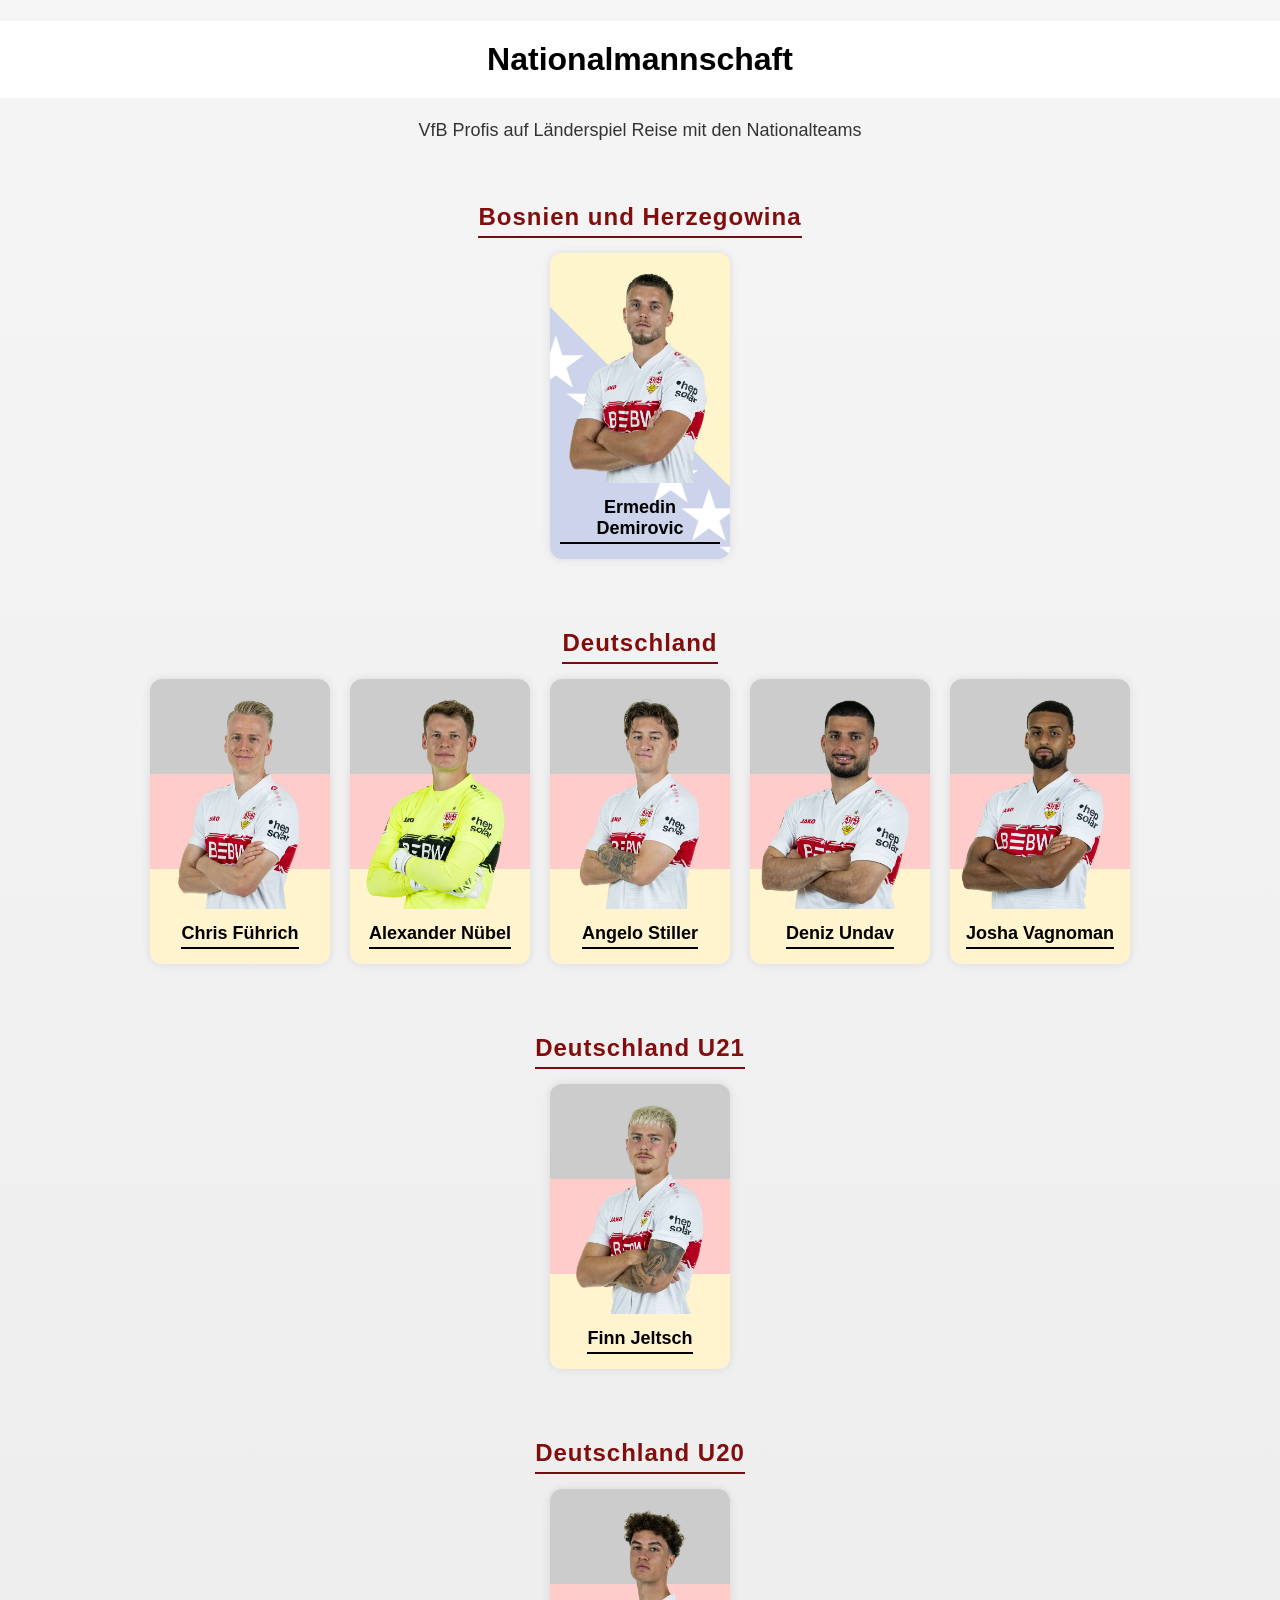
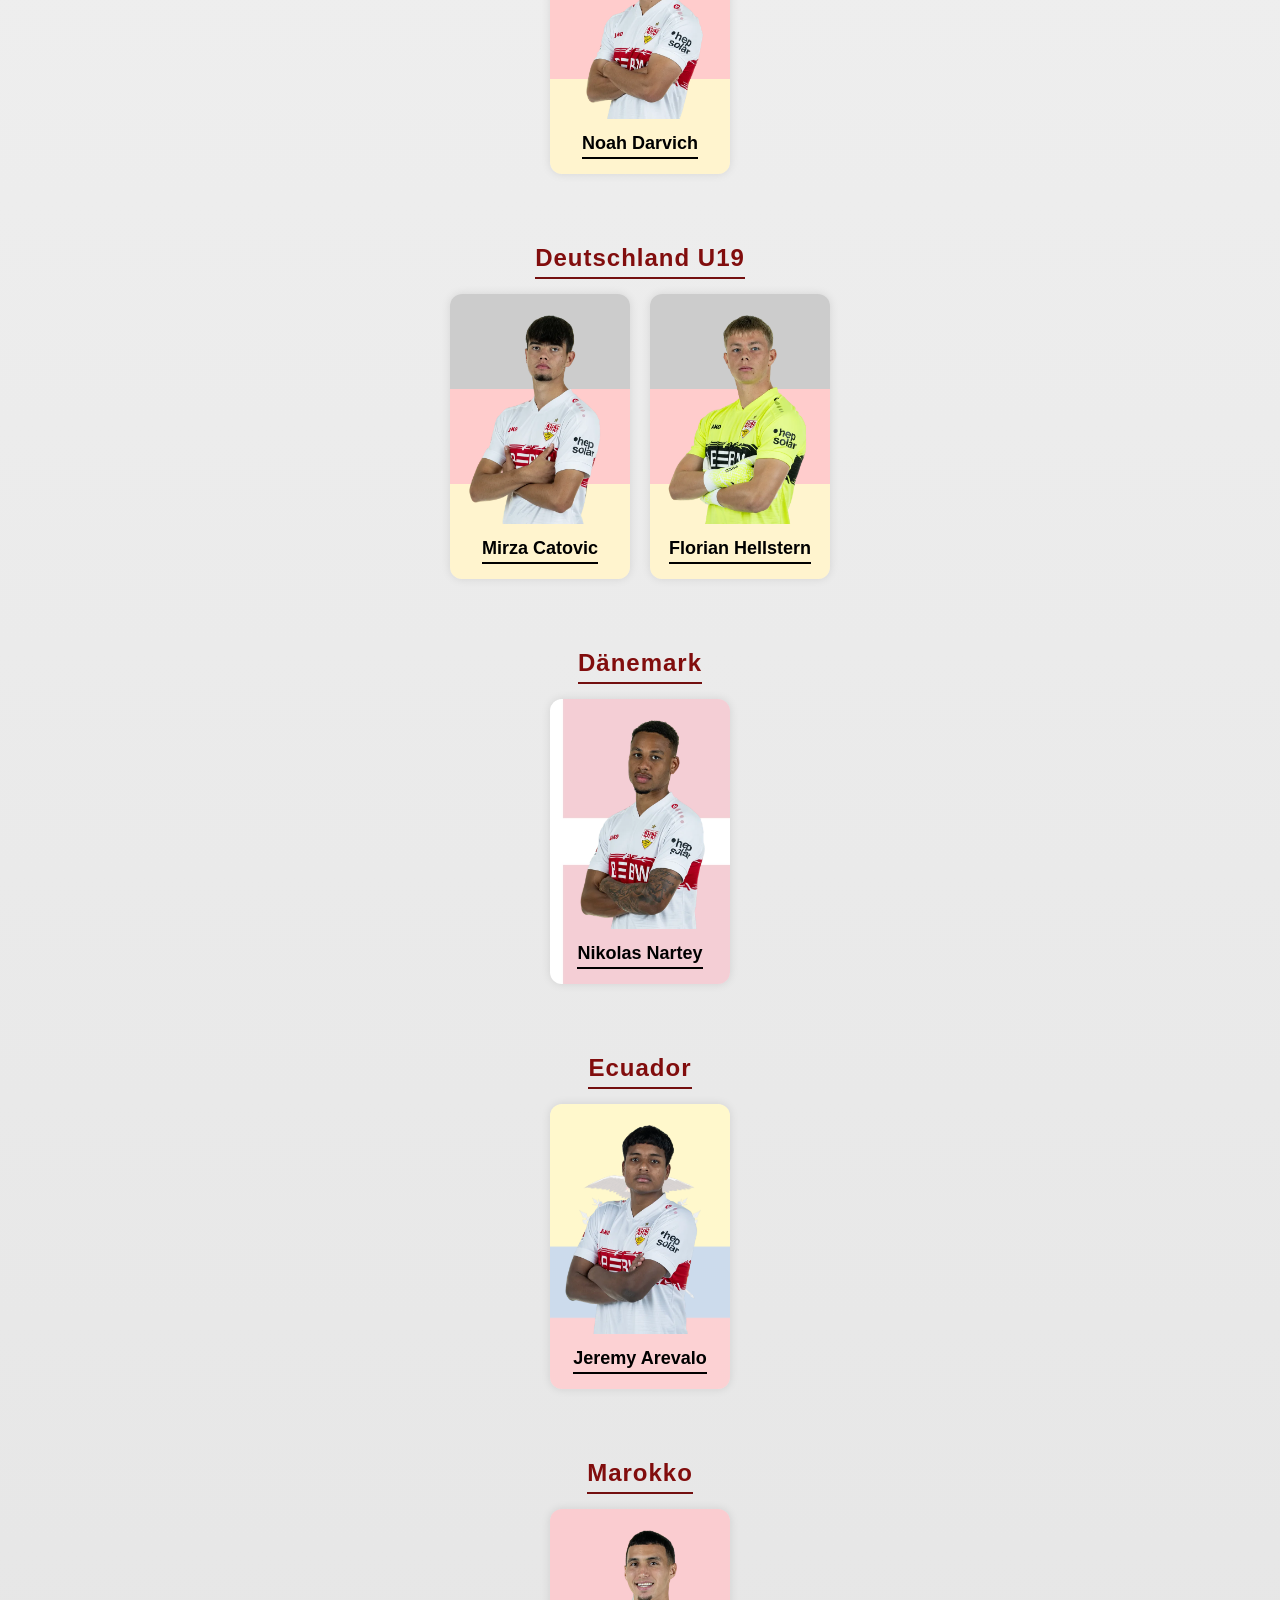
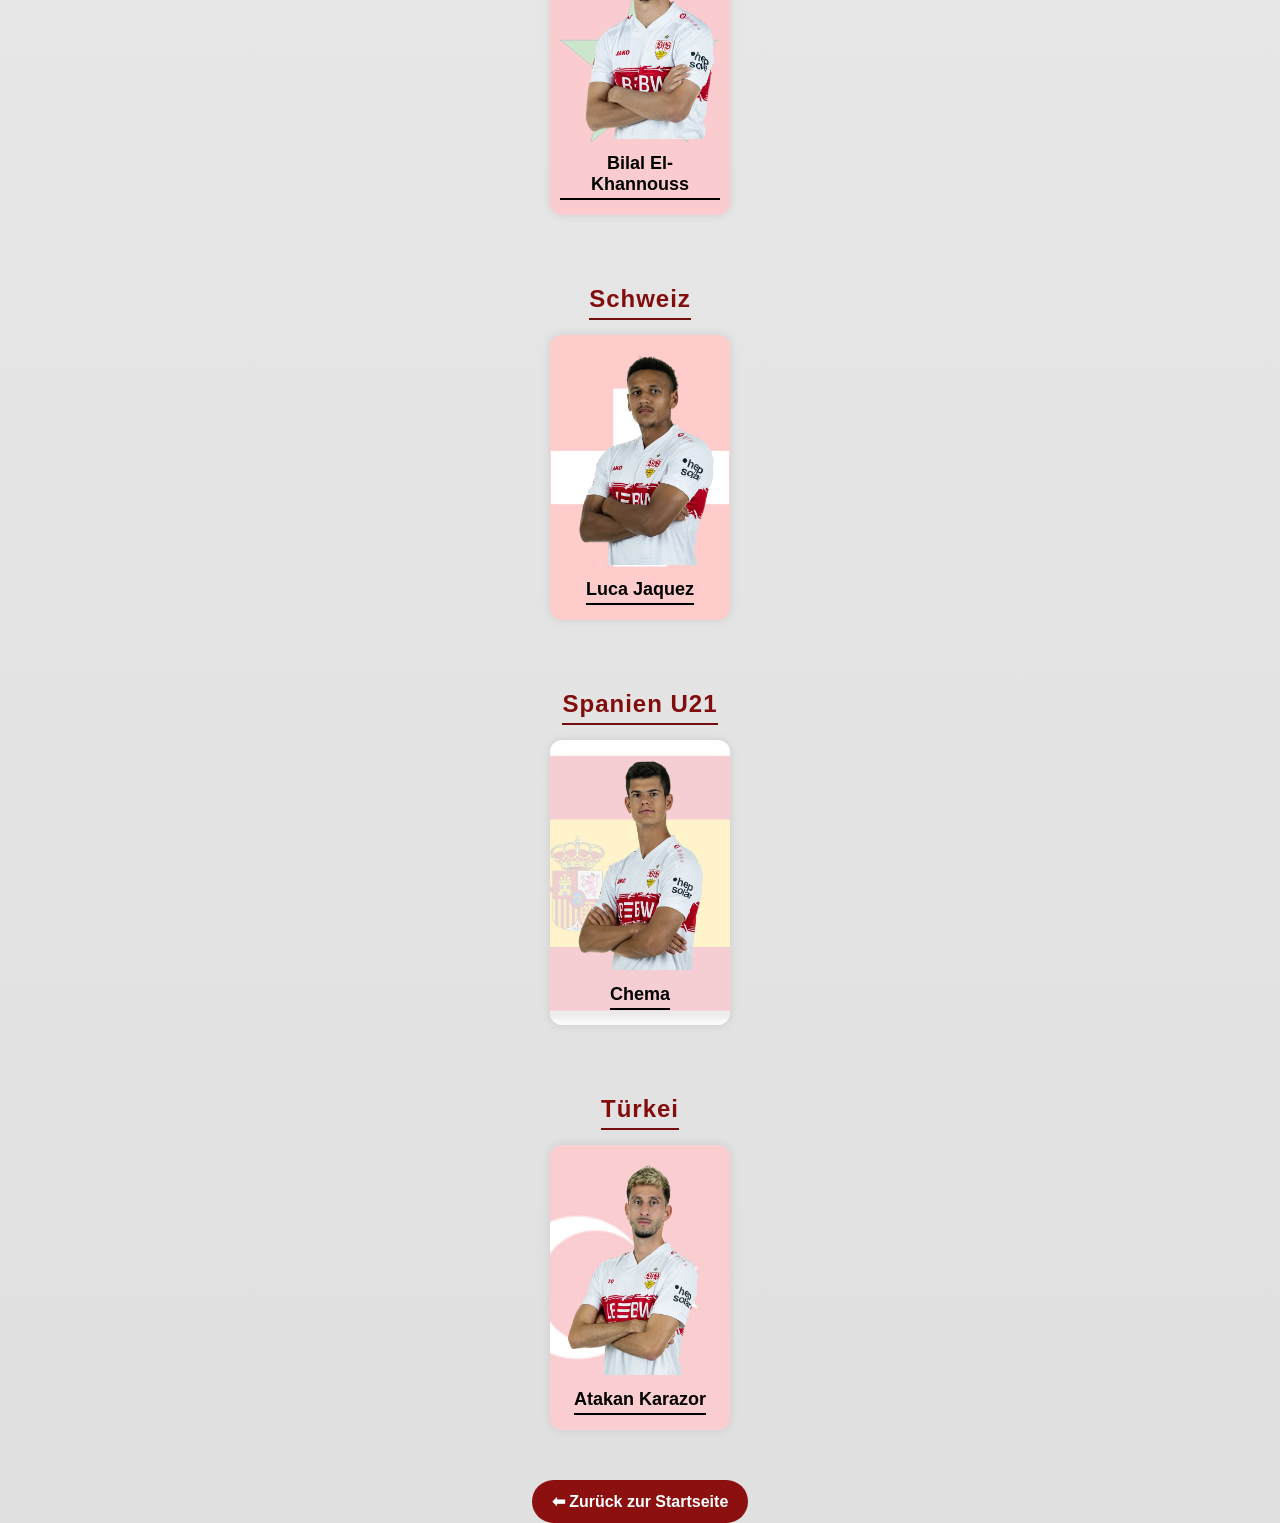
<file: nationalteam.html>
<!DOCTYPE html>
<html lang="de">
<head>
    <meta charset="UTF-8">
    <title>Nationalteam</title>
    <link rel="stylesheet" href="style.css">
    <link rel="icon" type="image/png" href="Screenshot (2).png">
</head>

<h1>Nationalmannschaft</h1>
<body>
<p>VfB Profis auf Länderspiel Reise mit den Nationalteams</p>

<!-- Deutschland -->
<h2>Bosnien und Herzegowina</h2>
<div class="team-row">

    <div class="player-card">
        <div class="flag-bg" style="background-image: url('bosnien\ und\ herzegowina.png');"></div>
        <img src="ermedin.demirovic.webp">
        <h3>Ermedin Demirovic</h3>
    </div>

</div>

<!-- Frankreich -->
<h2>Deutschland</h2>
<div class="team-row">

    <div class="player-card">
        <div class="flag-bg" style="background-image: url('deutschland.png');"></div>
        <img src="chris.führich.webp">
        <h3>Chris Führich</h3>
    </div>

    <div class="player-card">
        <div class="flag-bg" style="background-image: url('deutschland.png');"></div>
        <img src="alex.nübel.webp">
        <h3>Alexander Nübel</h3>
    </div>

    <div class="player-card">
        <div class="flag-bg" style="background-image: url('deutschland.png');"></div>
        <img src="angelo.stiller.webp">
        <h3>Angelo Stiller</h3>
    </div>

    <div class="player-card">
        <div class="flag-bg" style="background-image: url('deutschland.png');"></div>
        <img src="deniz.undav.webp">
        <h3>Deniz Undav</h3>
    </div>

    <div class="player-card">
        <div class="flag-bg" style="background-image: url('deutschland.png');"></div>
        <img src="josha.vagnoman.webp">
        <h3>Josha Vagnoman</h3>
    </div>

</div>

<h2>Deutschland U21</h2>
<div class="team-row">

    <div class="player-card">
        <div class="flag-bg" style="background-image: url('deutschland.png');"></div>
        <img src="finn.jeltsch.webp">
        <h3>Finn Jeltsch</h3>
    </div>

</div>

<h2>Deutschland U20</h2>
<div class="team-row">

    <div class="player-card">
        <div class="flag-bg" style="background-image: url('deutschland.png');"></div>
        <img src="noah.darvich.webp">
        <h3>Noah Darvich</h3>
    </div>

</div>

<h2>Deutschland U19</h2>
<div class="team-row">

    <div class="player-card">
        <div class="flag-bg" style="background-image: url('deutschland.png');"></div>
        <img src="mirza.catovic.webp">
        <h3>Mirza Catovic</h3>
    </div>

    <div class="player-card">
        <div class="flag-bg" style="background-image: url('deutschland.png');"></div>
        <img src="florian.hellstern.webp">
        <h3>Florian Hellstern</h3>
    </div>

</div>

<h2>Dänemark</h2>
<div class="team-row">

    <div class="player-card">
        <div class="flag-bg" style="background-image: url('dänemark.webp');"></div>
        <img src="nikolas.nartey.webp">
        <h3>Nikolas Nartey</h3>
    </div>

</div>

<h2>Ecuador</h2>
<div class="team-row">

    <div class="player-card">
        <div class="flag-bg" style="background-image: url('ecuador.png');"></div>
        <img src="jeremy.arevalo.webp">
        <h3>Jeremy Arevalo</h3>
    </div>

</div>

<h2>Marokko</h2>
<div class="team-row">

    <div class="player-card">
        <div class="flag-bg" style="background-image: url('marokko.webp');"></div>
        <img src="bilal.el-khannouss.webp">
        <h3>Bilal El-Khannouss</h3>
    </div>

</div>

<h2>Schweiz</h2>
<div class="team-row">

    <div class="player-card">
        <div class="flag-bg" style="background-image: url('schweiz.webp');"></div>
        <img src="luca.jaquez.webp">
        <h3>Luca Jaquez</h3>
    </div>

</div>

<h2>Spanien U21</h2>
<div class="team-row">

    <div class="player-card">
        <div class="flag-bg" style="background-image: url('spanien.webp');"></div>
        <img src="chema.andrés.webp">
        <h3>Chema</h3>
    </div>

</div>

<h2>Türkei</h2>
<div class="team-row">

    <div class="player-card">
        <div class="flag-bg" style="background-image: url('türkei.png');"></div>
        <img src="atakan.karazor.webp">
        <h3>Atakan Karazor</h3>
    </div>

</div>

</body>

    <a href="index.html" class="back-button">⬅ Zurück zur Startseite</a>
</file>
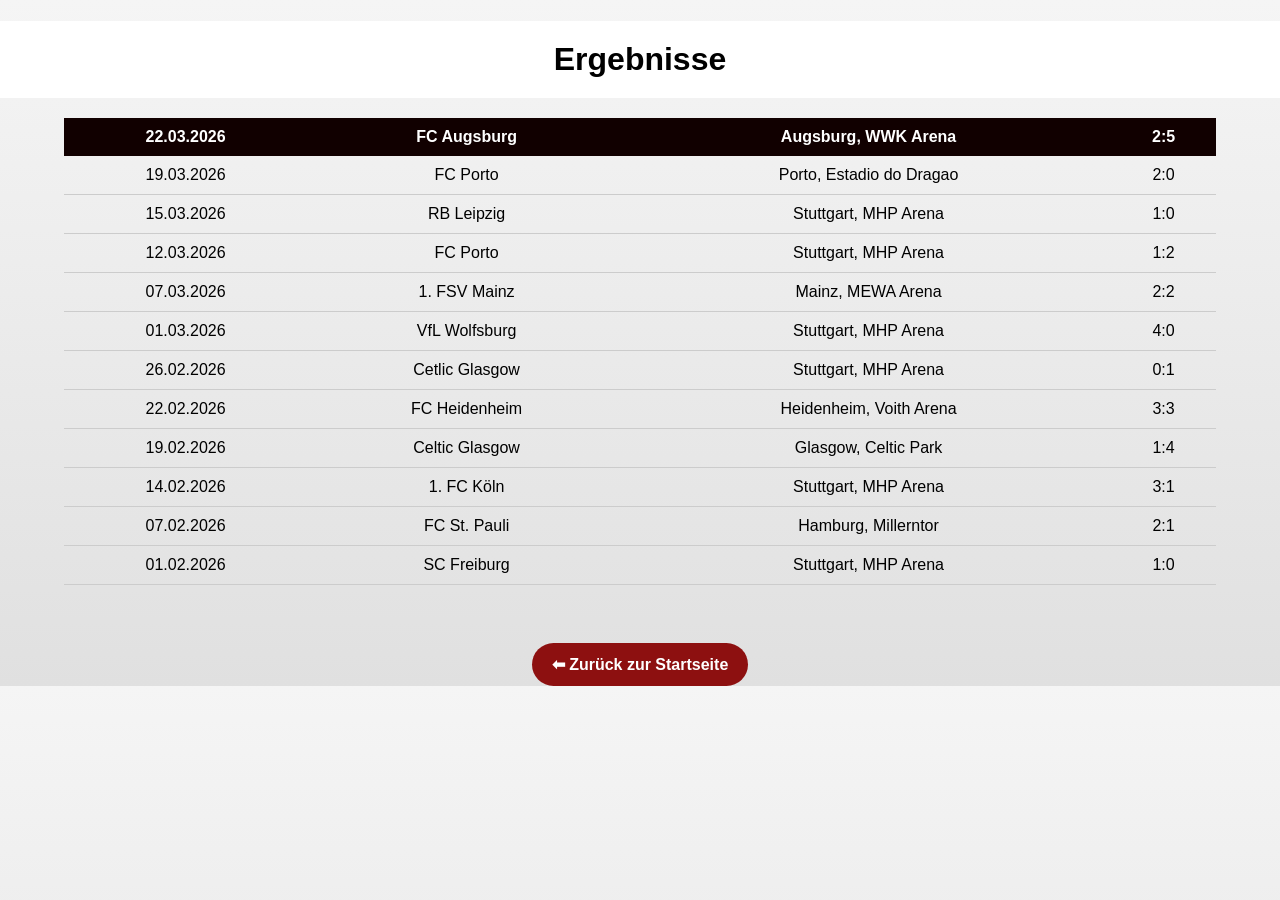
<file: spielplan.html>
<!DOCTYPE html>
<html lang="de">
<head>
    <meta charset="UTF-8">
    <title>Spielplan</title>
    <link rel="stylesheet" href="style.css">
    <link rel="icon" type="image/png" href="Screenshot (2).png">
</head>
<body>

    <div id="loader">
    <h2>Warten auf frische News...</h2>
</div>

    <h1>Ergebnisse</h1>

    <table>
        <tr>
            <th>22.03.2026</th>
            <th>FC Augsburg</th>
            <th>Augsburg, WWK Arena </th>
            <th>2:5</th>
        </tr>

        <tr>
            <td>19.03.2026</td>
            <td>FC Porto</td>
            <td>Porto, Estadio do Dragao</td>
            <td>2:0</td>
        </tr>

        <tr>
            <td>15.03.2026</td>
            <td>RB Leipzig</td>
            <td>Stuttgart, MHP Arena</td>
            <td>1:0</td>
        </tr>

        <tr>
            <td>12.03.2026</td>
            <td>FC Porto</td>
            <td>Stuttgart, MHP Arena</td>
            <td>1:2</td>
        </tr>

        <tr>
            <td>07.03.2026</td>
            <td>1. FSV Mainz</td>
            <td>Mainz, MEWA Arena</td>
            <td>2:2</td>
        </tr>

        </tr>
            <td>01.03.2026</td>
            <td>VfL Wolfsburg</td>
            <td>Stuttgart, MHP Arena</td>
            <td>4:0</td>
        </tr>    

        </tr>
            <td>26.02.2026</td>
            <td>Cetlic Glasgow</td>
            <td>Stuttgart, MHP Arena</td>
            <td>0:1</td>
        </tr>    

        </tr>
            <td>22.02.2026</td>
            <td>FC Heidenheim</td>
            <td>Heidenheim, Voith Arena</td>
            <td>3:3</td>
        </tr>    

        </tr>
            <td>19.02.2026</td>
            <td>Celtic Glasgow</td>
            <td>Glasgow, Celtic Park</td>
            <td>1:4</td>
        </tr>    

        </tr>
            <td>14.02.2026</td>
            <td>1. FC Köln</td>
            <td>Stuttgart, MHP Arena</td>
            <td>3:1</td>
        </tr>    

        </tr>
            <td>07.02.2026</td>
            <td>FC St. Pauli</td>
            <td>Hamburg, Millerntor</td>
            <td>2:1</td>
        </tr>    

        </tr>
            <td>01.02.2026</td>
            <td>SC Freiburg</td>
            <td>Stuttgart, MHP Arena</td>
            <td>1:0</td>
        </tr>    

    </table>

    <br>

    <a href="index.html" class="back-button">⬅ Zurück zur Startseite</a>

    <script>
window.addEventListener("load", function() {
    document.getElementById("loader").style.display = "none";
});
</script>

</body>
</html>
</file>
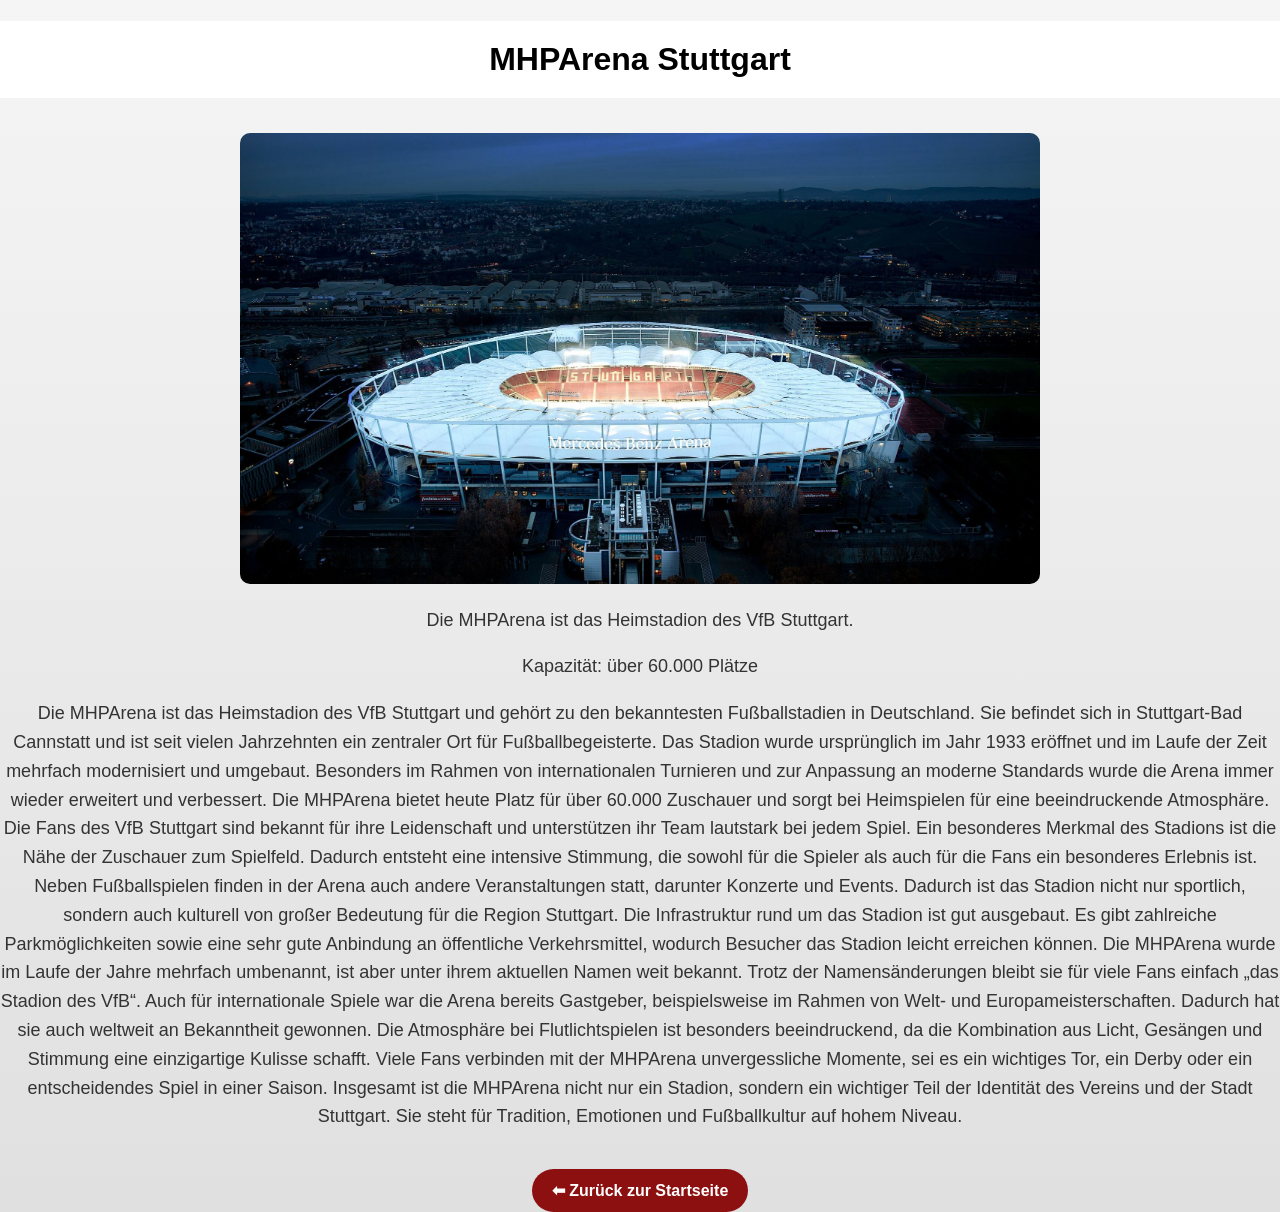
<file: stadion.html>
<!DOCTYPE html>
<html lang="de">
<head>
    <meta charset="UTF-8">
    <title>Stadion Infos</title>
    <link rel="stylesheet" href="style.css">
    <link rel="icon" type="image/png" href="Screenshot (2).png">
</head>
<body>

    <div id="loader">
    <h2>Warten auf frische News...</h2>
</div>

    <h1>MHPArena Stuttgart</h1>

    <img src="mhp.arena.jpg" class="stadion-img">

    <p>Die MHPArena ist das Heimstadion des VfB Stuttgart.</p>
    <p>Kapazität: über 60.000 Plätze</p>
    <p>Die MHPArena ist das Heimstadion des VfB Stuttgart und gehört zu den bekanntesten Fußballstadien in Deutschland. Sie befindet sich in Stuttgart-Bad Cannstatt und ist seit vielen Jahrzehnten ein zentraler Ort für Fußballbegeisterte.

Das Stadion wurde ursprünglich im Jahr 1933 eröffnet und im Laufe der Zeit mehrfach modernisiert und umgebaut. Besonders im Rahmen von internationalen Turnieren und zur Anpassung an moderne Standards wurde die Arena immer wieder erweitert und verbessert.

Die MHPArena bietet heute Platz für über 60.000 Zuschauer und sorgt bei Heimspielen für eine beeindruckende Atmosphäre. Die Fans des VfB Stuttgart sind bekannt für ihre Leidenschaft und unterstützen ihr Team lautstark bei jedem Spiel.

Ein besonderes Merkmal des Stadions ist die Nähe der Zuschauer zum Spielfeld. Dadurch entsteht eine intensive Stimmung, die sowohl für die Spieler als auch für die Fans ein besonderes Erlebnis ist.

Neben Fußballspielen finden in der Arena auch andere Veranstaltungen statt, darunter Konzerte und Events. Dadurch ist das Stadion nicht nur sportlich, sondern auch kulturell von großer Bedeutung für die Region Stuttgart.

Die Infrastruktur rund um das Stadion ist gut ausgebaut. Es gibt zahlreiche Parkmöglichkeiten sowie eine sehr gute Anbindung an öffentliche Verkehrsmittel, wodurch Besucher das Stadion leicht erreichen können.

Die MHPArena wurde im Laufe der Jahre mehrfach umbenannt, ist aber unter ihrem aktuellen Namen weit bekannt. Trotz der Namensänderungen bleibt sie für viele Fans einfach „das Stadion des VfB“.

Auch für internationale Spiele war die Arena bereits Gastgeber, beispielsweise im Rahmen von Welt- und Europameisterschaften. Dadurch hat sie auch weltweit an Bekanntheit gewonnen.

Die Atmosphäre bei Flutlichtspielen ist besonders beeindruckend, da die Kombination aus Licht, Gesängen und Stimmung eine einzigartige Kulisse schafft.

Viele Fans verbinden mit der MHPArena unvergessliche Momente, sei es ein wichtiges Tor, ein Derby oder ein entscheidendes Spiel in einer Saison.

Insgesamt ist die MHPArena nicht nur ein Stadion, sondern ein wichtiger Teil der Identität des Vereins und der Stadt Stuttgart. Sie steht für Tradition, Emotionen und Fußballkultur auf hohem Niveau.</p>

<script>
function toggleDarkMode() {
    document.body.classList.toggle("dark-mode");

    if (document.body.classList.contains("dark-mode")) {
        localStorage.setItem("darkMode", "enabled");
    } else {
        localStorage.setItem("darkMode", "disabled");
    }
}

// Beim Laden prüfen
window.addEventListener("load", () => {
    if (localStorage.getItem("darkMode") === "enabled") {
        document.body.classList.add("dark-mode");
    }
});
</script>

<script>
window.addEventListener("load", function() {
    document.getElementById("loader").style.display = "none";
});
</script>

</body>
</html>

<a href="index.html" class="back-button">⬅ Zurück zur Startseite</a>
</file>
<file: style.css>
body {
    transition: background-color 0.5s, color 0.5s;
}

body {
    margin: 0;
    font-family: "Segoe UI", sans-serif;
    background-color: #f4f4f4;
    h1, h2, h3 {
    font-family: "Impact", sans-serif;
}
}

html {
    scroll-behavior: smooth;
}

body {
    background-color: #ffffff;
    font-family: Arial, sans-serif;
    text-align: center;
}

h1 {
    color: rgb(0, 0, 0);
    background-color: white;
    padding: 20px;
}

p {
    color: #333;
    font-size: 18px;
}

button {
    background-color: red;
    color: white;
    border: none;
    padding: 10px 20px;
    font-size: 16px;
    cursor: pointer;
    margin-top: 20px;
}

button:hover {
    background-color: rgb(0, 0, 0);
}

.navbar {
    display: flex;
    justify-content: space-between;
    align-items: center;

    background-color: rgb(134, 17, 17);
    padding: 10px 20px;
    color: white;
}

.navbar h2 {
    margin: 0;
}

.navbar ul {
    list-style: none;
    display: flex;
    gap: 15px;
    margin: 0;
    padding: 0;
}

.navbar a {
    color: white;
    text-decoration: none;
    font-weight: bold;
}

.navbar a:hover {
    text-decoration: underline;
}

.team-row {
    display: flex;
    justify-content: center;
    gap: 20px;
    flex-wrap: wrap;
    margin-bottom: 30px;
}

.player-card {
    background-color: white;
    padding: 10px;
    width: 160px;
    border-radius: 10px;
    box-shadow: 0 0 10px rgba(0,0,0,0.1);
    text-align: center;
}

.player-card img {
    width: 100%;
    border-radius: 10px;
}

#team h3 {
    margin-top: 30px;
    color: rgb(162, 20, 20);
}

.number {
    color: rgb(170, 19, 19);
    font-weight: bold;
    font-family: "Courier New", monospace;
    margin-right: 5px;
    font-size: 30px;
}

#team h3 {
    margin-top: 30px;
    color: rgb(117, 11, 11);
}

.player-card p {
    font-size: 14px;
    color: #555;
}

#kontakt {
    padding: 40px 20px;
    background-color: #f0f0f0;
    text-align: center;
}

form {
    max-width: 400px;
    margin: 0 auto;
    display: flex;
    flex-direction: column;
    gap: 15px;
}

input, textarea {
    padding: 10px;
    border-radius: 8px;
    border: 1px solid #ccc;
    font-size: 14px;
}

button {
    background-color: rgb(122, 15, 15);
    color: white;
    border: none;
    padding: 12px;
    border-radius: 20px;
    cursor: pointer;
}

button:hover {
    background-color: darkred;
}

#ueber {
    padding: 40px 20px;
    background-color: #ffffff;
    text-align: center;
}

section {
    max-width: 1000px;
    margin: 30px auto;
    padding: 20px;
    background-color: white;
    border-radius: 10px;
    box-shadow: 0 4px 12px rgba(0,0,0,0.1);
}

table {
    width: 100%;
    border-collapse: collapse;
    margin-top: 20px;
}

th {
    background-color: rgb(139, 16, 16);
    color: white;
    padding: 10px;
}

td {
    padding: 10px;
    border-bottom: 1px solid #ccc;
}

tr:hover {
    background-color: #f2f2f2;
}

.stadion-img {
    width: 100%;
    max-width: 800px;
    border-radius: 10px;
    margin-top: 20px;
}

.stadion-img {
    transition: transform 0.3s;
}

.stadion-img:hover {
    transform: scale(1.05);
}

.back-button {
    display: inline-block;
    margin-top: 20px;
    padding: 10px 15px;
    background-color: rgb(141, 16, 16);
    color: white;
    text-decoration: none;
    border-radius: 8px;
    transition: 0.3s;
}

.back-button:hover {
    background-color: darkred;
    transform: scale(1.05);
}

section {
    opacity: 0;
    transform: translateY(20px);
    animation: fadeIn 0.8s ease forwards;
}

@keyframes fadeIn {
    to {
        opacity: 1;
        transform: translateY(0);
    }
}

.navbar a {
    transition: 0.3s;
}

.navbar a:hover {
    transform: scale(1.1);
}

img {
    transition: transform 0.3s;
}

img:hover {
    transform: scale(1.05);
}

button, .back-button {
    transition: 0.3s;
}

button:hover, .back-button:hover {
    transform: scale(1.05);
}

table {
    width: 90%;
    margin: 20px auto;
    border-collapse: collapse;
}

th {
    background-color: rgb(17, 0, 0);
    color: white;
    padding: 10px;
}

td {
    padding: 10px;
    border-bottom: 1px solid #ccc;
    text-align: center;
}

tr:hover {
    background-color: #f2f2f2;
}

.dropdown {
    position: relative;
}

@media (max-width: 768px) {

    .news-container,
    .team-container {
        flex-direction: column;
        align-items: center;
    }

    .player-card,
    .news-card {
        width: 90%;
    }

}

@media (max-width: 768px) {

    .navbar {
        flex-direction: column;
        align-items: center;
    }

    .navbar ul {
        flex-direction: column;
        gap: 10px;
        margin-top: 10px;
    }

}

p {
    line-height: 1.6;
}

h1, h2 {
    margin-bottom: 15px;
}

img {
    border-radius: 10px;
    margin-top: 10px;
}

.player-card, .news-card {
    border-radius: 12px;
    overflow: hidden;
}

.player-card:hover, .news-card:hover {
    transform: translateY(-5px) scale(1.02);
}

body {
    background: linear-gradient(to bottom, #f4f4f4, #eaeaea);
}

h2 {
    color: rgb(95, 10, 10);
    letter-spacing: 1px;
}

#next-game {
    text-align: center;
}

.next-game-card {
    background-color: white;
    padding: 20px;
    border-radius: 12px;
    max-width: 400px;
    margin: 20px auto;
    box-shadow: 0 4px 12px rgba(0,0,0,0.1);
    transition: 0.3s;
}

.next-game-card:hover {
    transform: scale(1.05);
}

body.dark-mode {
    background-color: #121212;
    color: white;
}

body.dark-mode section {
    background-color: #1e1e1e;
    color: white
}

body.dark-mode .navbar {
    background-color: #222;
}

body.dark-mode .next-game-card {
    background-color: #1e1e1e;
}

body.dark-mode .navbar {
    background-color: #000;
}

body.dark-mode a {
    color: #4da3ff;
}

body.dark-mode .player-card,
body.dark-mode .news-card,
body.dark-mode .next-game-card {
    background-color: #1e1e1e;
    color: white;
}

section, .navbar, .next-game-card, .player-card, .news-card {
    transition: background-color 0.5s, color 0.5s;
}

.gallery {
    display: flex;
    flex-wrap: wrap;
    gap: 10px;
    justify-content: center;
}

.gallery img {
    width: 200px;
    height: 130px;
    object-fit: cover;
    border-radius: 10px;
    transition: transform 0.3s, box-shadow 0.3s, filter 0.3s;
}

.gallery img:hover {
    transform: scale(1.1);
    box-shadow: 0 8px 20px rgba(0,0,0,0.3);
    filter: brightness(1.1);
}

body {
    opacity: 0;
    animation: fadeIn 0.6s ease forwards;
}

@keyframes fadeIn {
    from {
        opacity: 0;
        transform: translateY(10px);
    }
    to {
        opacity: 1;
        transform: translateY(0);
    }
}

#loader {
    position: fixed;
    top: 0;
    left: 0;
    width: 100%;
    height: 100%;
    background: white;
    display: flex;
    justify-content: center;
    align-items: center;
    z-index: 99999;
    font-size: 30px;
}

/* optional für Dark Mode */
body.dark-mode #loader {
    background: #121212;
    color: white;
}

.whatsapp-btn {
    position: fixed;   /* DAS ist entscheidend */
    bottom: 20px;
    right: 20px;
    z-index: 99999;    /* sehr hoch, damit nichts drüber liegt */

    background-color: #25D366;
    color: white;
    font-size: 24px;
    padding: 15px;
    border-radius: 50%;
    text-decoration: none;

    box-shadow: 0 4px 10px rgba(0,0,0,0.3);
}

/* Hover */
.whatsapp-btn:hover {
    transform: scale(1.1);
}

/* Für Handy größer */
@media (max-width: 768px) {
    .whatsapp-btn {
        bottom: 15px;
        right: 15px;
        font-size: 26px;
        padding: 18px;
    }
}

.national-btn {
    display: inline-block;
    padding: 12px 20px;
    background-color: rgb(0, 0, 0);
    color: white;
    text-decoration: none;
    border-radius: 25px;
    font-size: 16px;
    transition: 0.3s;
}

.national-btn:hover {
    background-color: darkred;
    transform: scale(1.05);
}

h2 {
    margin-top: 40px;
    color: rgb(129, 13, 13);
    border-bottom: 2px solid rgb(115, 15, 15);
    display: inline-block;
    padding-bottom: 5px;
}

.player-card {
    position: relative;
    overflow: hidden;
}

.flag-bg {
    position: absolute;
    top: 0;
    left: 0;
    width: 100%;
    height: 100%;

    background-size: cover;
    background-position: center;

    opacity: 0.2; /* Transparenz */
    z-index: 0;
}

.player-card img,
.player-card h3 {
    position: relative;
    z-index: 1;
}

#countdown {
    font-weight: bold;
    margin-top: 10px;
    color: rgb(0, 0, 0);
}

.hidden {
    opacity: 0;
    transform: translateY(30px);
    transition: all 0.6s ease;
}

.show {
    opacity: 1;
    transform: translateY(0);
}

@media (max-width: 768px) {

    h1 {
        font-size: 24px;
    }

    h2 {
        font-size: 20px;
    }

    p {
        font-size: 16px;
    }

}

@media (max-width: 768px) {

    .gallery img {
        width: 100%;
        height: auto;
    }

}

@media (max-width: 768px) {

    button, .back-button, .national-btn {
        width: 90%;
        font-size: 18px;
        padding: 15px;
    }

}

@media (max-width: 768px) {

    section {
        margin: 20px 10px;
        padding: 15px;
    }

}

button:active,
.back-button:active,
.national-btn:active {
    transform: scale(0.95);
}

img:active {
    transform: scale(0.95);
}

.feed-gallery {
    display: flex;
    flex-wrap: wrap;
    gap: 10px;
    justify-content: center;
}

.feed-gallery img {
    width: 200px;
    border-radius: 10px;
}

.text-section {
    max-width: 800px;
    margin: 20px auto;
    padding: 15px;
    background-color: white;
    border-radius: 10px;
    box-shadow: 0 4px 10px rgba(0,0,0,0.1);
    text-align: left;
}

.text-section h2 {
    color: rgb(160, 19, 19);
    margin-bottom: 10px;
}

.text-section p {
    font-size: 16px;
    line-height: 1.6;
    color: #333;
}

.post {
    width: 200px;
    text-align: center;
}

.post img {
    width: 100%;
    border-radius: 10px;
}

.post p {
    margin-top: 8px;
    font-size: 14px;
}

body {
    background: linear-gradient(to bottom, #f5f5f5, #e0e0e0);
}

section {
    max-width: 1000px;
    margin: 30px auto;
    padding: 25px;
    background-color: white;
    border-radius: 15px;
    box-shadow: 0 8px 25px rgba(0,0,0,0.1);
}

.navbar {
    background: linear-gradient(to right, #eb7c7c, #920707);
    padding: 15px 30px;
}

button, .back-button, .national-btn {
    border-radius: 30px;
    padding: 12px 20px;
    font-weight: bold;
}

h3 {
    font-size: 18px;
    font-weight: bold;
    color: rgb(0, 0, 0);
    margin-top: 10px;
    margin-bottom: 5px;
    border-bottom: 2px solid rgb(0, 0, 0);
    display: inline-block;
    padding-bottom: 3px;
}
</file>
